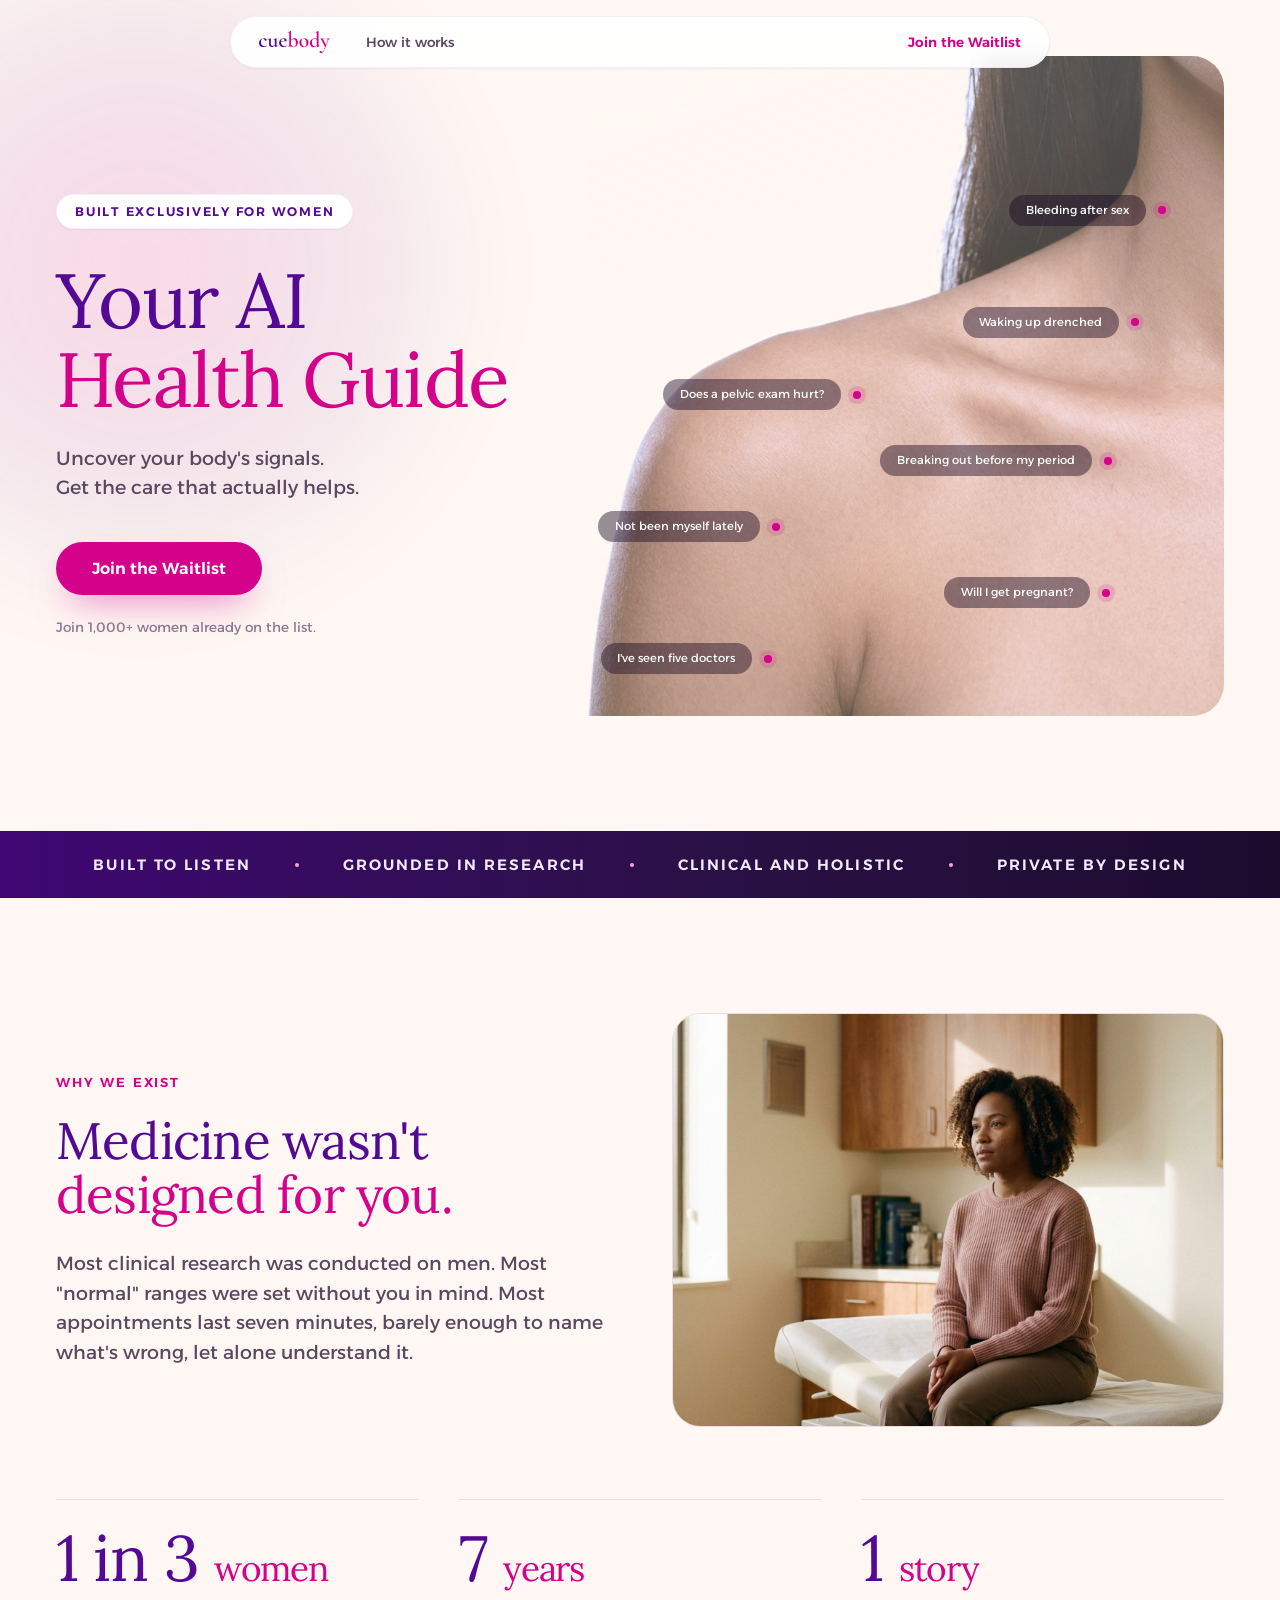
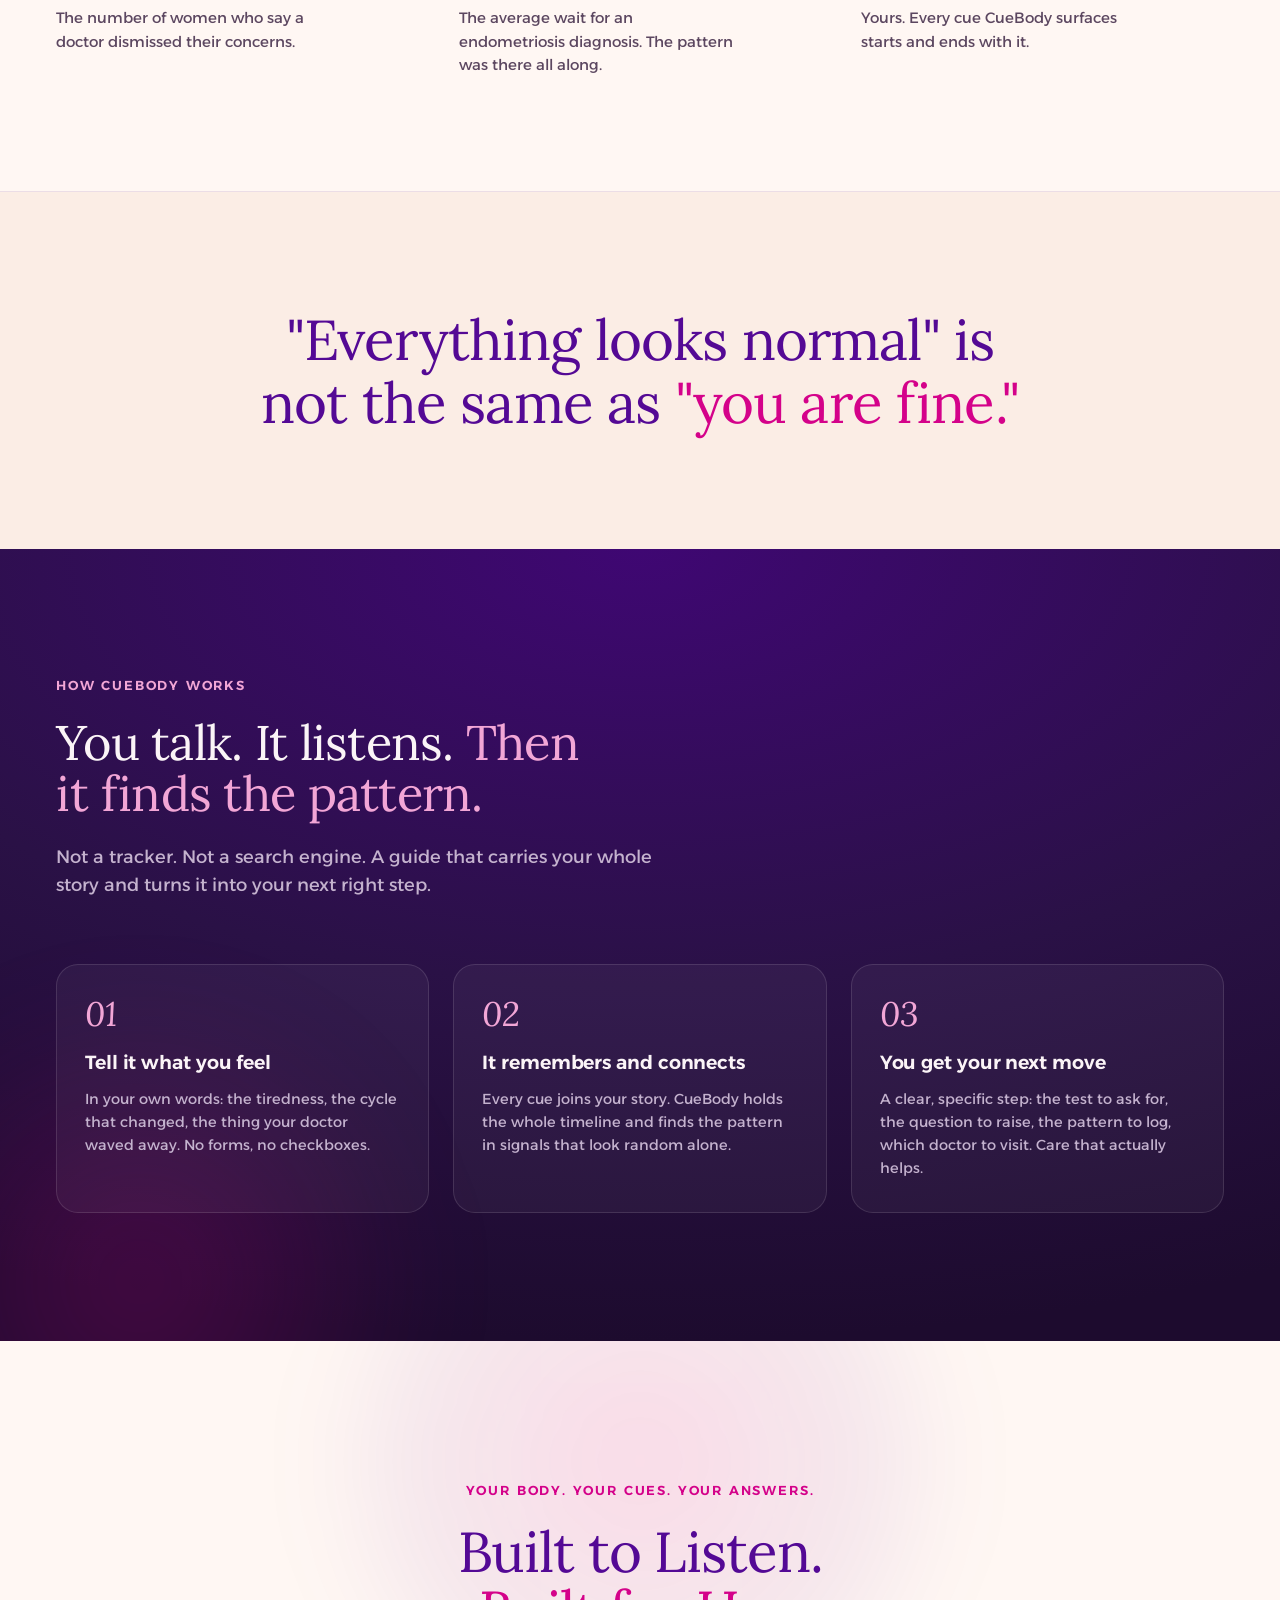
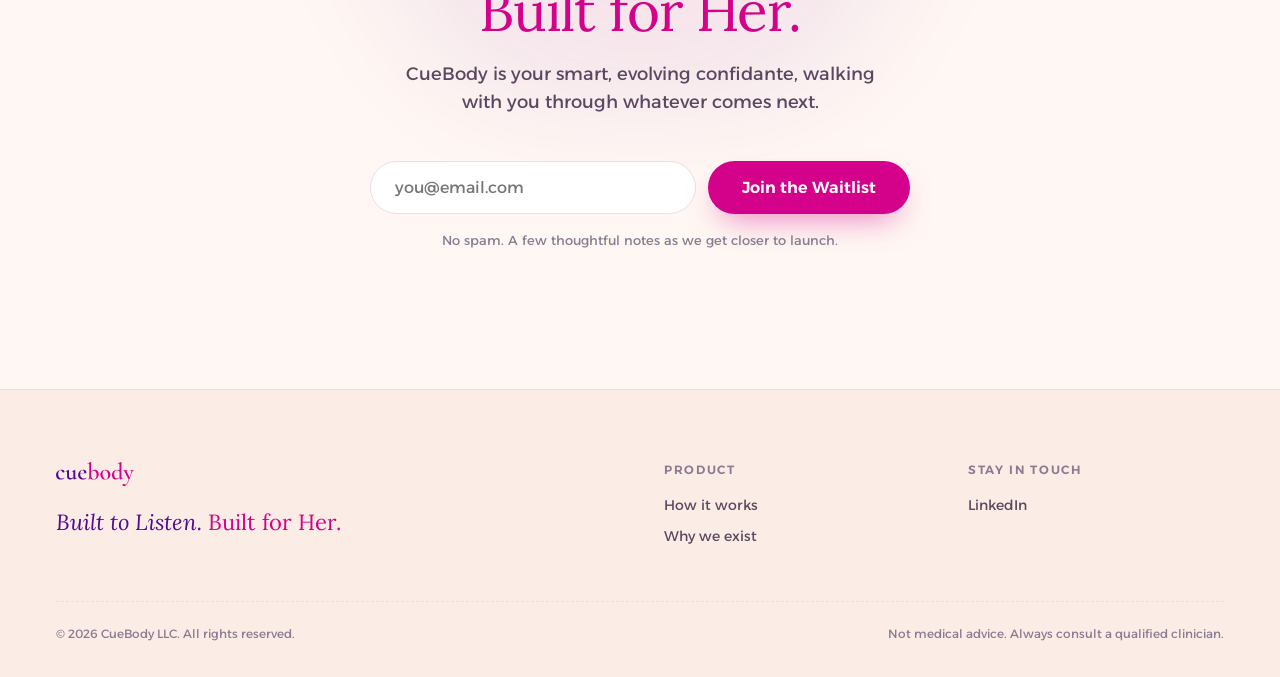
<file: index.html>
<!DOCTYPE html>
<html lang="en">
<head>
<meta charset="utf-8">
<meta name="viewport" content="width=device-width, initial-scale=1">
<title>CueBody — Your AI Health Guide</title>
<meta name="description" content="CueBody is an AI health guide built exclusively for women. Uncover your body's signals and get the care that actually helps.">
<link rel="preconnect" href="https://fonts.googleapis.com">
<link rel="preconnect" href="https://fonts.gstatic.com" crossorigin>
<link rel="stylesheet" href="https://fonts.googleapis.com/css2?family=Lora:ital,wght@0,400..700;1,400..700&family=Alexandria:wght@300..700&display=swap">
<link rel="stylesheet" href="styles.css?v=1">
</head>
<body>

  <!-- ============ HEADER ============ -->
  <header class="site-header">
    <div class="header-bar" id="header-bar">
      <div class="header-left">
        <a class="header-logo" href="#top" data-scroll="top" aria-label="CueBody home">
          <img src="assets/cuebody-logo.svg" alt="CueBody">
        </a>
        <nav class="header-nav">
          <a class="cbLink header-nav-link" href="#how" data-scroll="how">How it works</a>
        </nav>
      </div>
      <a class="cbLink header-cta" href="#waitlist" data-scroll="waitlist">Join the Waitlist</a>
    </div>
  </header>

  <!-- ============ HERO ============ -->
  <section class="hero">
    <div class="hero-glow" aria-hidden="true"></div>
    <div class="cbHeroGrid hero-inner">
      <div class="hero-copy">
        <span class="cbReveal hero-badge">Built Exclusively for Women</span>
        <h1 class="cbReveal hero-title">Your AI<br><span class="accent">Health Guide</span></h1>
        <p class="cbReveal hero-lead">Uncover your body's signals. <br>Get the care that actually helps.</p>
        <button class="cbReveal btn-primary hero-cta" type="button" data-scroll="waitlist">Join the Waitlist</button>
        <p class="hero-waitlist-line">Join 1,000+ women already on the list.</p>
      </div>
      <div class="hero-right">
        <div class="hero-media">
          <img src="assets/hero-woman-toned.png" alt="">
          <div class="hero-fade"></div>
        </div>
        <div class="cue-stack">
          <div class="cue cue-1"><span class="cue-dot"></span><span class="cue-pill">Bleeding after sex</span></div>
          <div class="cue cue-2"><span class="cue-dot"></span><span class="cue-pill">Waking up drenched</span></div>
          <div class="cue cue-3"><span class="cue-dot"></span><span class="cue-pill">Does a pelvic exam hurt?</span></div>
          <div class="cue cue-4"><span class="cue-dot"></span><span class="cue-pill">Breaking out before my period</span></div>
          <div class="cue cue-5"><span class="cue-dot"></span><span class="cue-pill">Not been myself lately</span></div>
          <div class="cue cue-6"><span class="cue-dot"></span><span class="cue-pill">Will I get pregnant?</span></div>
          <div class="cue cue-7"><span class="cue-dot"></span><span class="cue-pill">I've seen five doctors</span></div>
        </div>
      </div>
    </div>
  </section>

  <!-- ============ TRUST BAND ============ -->
  <div class="trust-band">
    <div class="trust-band-inner">
      <span class="trust-item">Built to Listen</span>
      <span class="trust-dot" aria-hidden="true"></span>
      <span class="trust-item">Grounded in Research</span>
      <span class="trust-dot" aria-hidden="true"></span>
      <span class="trust-item">Clinical and Holistic</span>
      <span class="trust-dot" aria-hidden="true"></span>
      <span class="trust-item">Private by Design</span>
    </div>
  </div>

  <!-- ============ WHY WE EXIST ============ -->
  <section id="why" class="why">
    <div class="why-grid">
      <div>
        <p class="eyebrow">Why We Exist</p>
        <h2 class="why-title">Medicine wasn't <span class="accent">designed for you.</span></h2>
        <p class="why-lead">Most clinical research was conducted on men. Most "normal" ranges were set without you in mind. Most appointments last seven minutes, barely enough to name what's wrong, let alone understand it.</p>
      </div>
      <div class="why-image">
        <img src="assets/why-exam-room.png" alt="A woman alone in an exam room">
      </div>
    </div>
    <div class="why-stats">
      <div class="stat">
        <p class="stat-figure">1 in 3&nbsp;<span class="stat-unit">women</span></p>
        <p class="stat-caption">The number of women who say a doctor dismissed their concerns.</p>
      </div>
      <div class="stat">
        <p class="stat-figure">7&nbsp;<span class="stat-unit">years</span></p>
        <p class="stat-caption">The average wait for an endometriosis diagnosis. The pattern was there all along.</p>
      </div>
      <div class="stat">
        <p class="stat-figure">1 <span class="stat-unit">story</span></p>
        <p class="stat-caption">Yours. Every cue CueBody surfaces starts and ends with it.</p>
      </div>
    </div>
  </section>

  <!-- ============ EDITORIAL STATEMENT ============ -->
  <section class="statement">
    <div class="statement-inner">
      <p class="statement-quote">"Everything looks normal" is not the same as <span class="accent">"you are fine."</span></p>
    </div>
  </section>

  <!-- ============ HOW IT WORKS (DARK) ============ -->
  <section id="how" class="how">
    <div class="how-glow" aria-hidden="true"></div>
    <div class="how-inner">
      <div class="how-head">
        <p class="eyebrow eyebrow-light">How CueBody Works</p>
        <h2 class="how-title">You talk. It listens. <span class="accent-light">Then it finds the pattern.</span></h2>
        <p class="how-lead">Not a tracker. Not a search engine. A guide that carries your whole story and turns it into your next right step.</p>
      </div>
      <div class="how-steps">
        <div class="step-card">
          <span class="step-number">01</span>
          <h3 class="step-title">Tell it what you feel</h3>
          <p class="step-body">In your own words: the tiredness, the cycle that changed, the thing your doctor waved away. No forms, no checkboxes.</p>
        </div>
        <div class="step-card">
          <span class="step-number">02</span>
          <h3 class="step-title">It remembers and connects</h3>
          <p class="step-body">Every cue joins your story. CueBody holds the whole timeline and finds the pattern in signals that look random alone.</p>
        </div>
        <div class="step-card">
          <span class="step-number">03</span>
          <h3 class="step-title">You get your next move</h3>
          <p class="step-body">A clear, specific step: the test to ask for, the question to raise, the pattern to log, which doctor to visit. Care that actually helps.</p>
        </div>
      </div>
    </div>
  </section>

  <!-- ============ WAITLIST ============ -->
  <section id="waitlist" class="waitlist">
    <div class="waitlist-glow" aria-hidden="true"></div>
    <div class="waitlist-inner">
      <p class="eyebrow">Your Body. Your Cues. Your Answers.</p>
      <h2 class="waitlist-title">Built to Listen.<br><span class="accent">Built for Her.</span></h2>
      <p class="waitlist-lead">CueBody is your smart, evolving confidante, walking with you through whatever comes next.</p>
      <div class="cbReveal waitlist-success" id="waitlist-success" hidden>
        <span class="success-check" aria-hidden="true">✓</span>
        <span class="success-text">You're on the list. We'll be in touch soon.</span>
      </div>
      <form class="waitlist-form" id="waitlist-form">
        <input class="waitlist-input" id="waitlist-email" type="email" required placeholder="you@email.com" aria-label="Email address">
        <input class="waitlist-honeypot" id="waitlist-honeypot" type="text" name="_honey" tabindex="-1" autocomplete="off" aria-hidden="true">
        <button class="btn-primary waitlist-submit" type="submit">Join the Waitlist</button>
      </form>
      <p class="waitlist-error" id="waitlist-error" hidden>Something went wrong. Please try again in a moment.</p>
      <p class="waitlist-note">No spam. A few thoughtful notes as we get closer to launch.</p>
    </div>
  </section>

  <!-- ============ FOOTER ============ -->
  <footer class="site-footer">
    <div class="footer-inner">
      <div class="footer-grid">
        <div class="footer-brand">
          <img src="assets/cuebody-logo.svg" alt="CueBody">
          <p class="footer-tagline">Built to Listen. <span class="accent">Built for Her.</span></p>
        </div>
        <div>
          <p class="footer-heading">Product</p>
          <ul class="footer-links">
            <li><a class="cbLink" href="#how" data-scroll="how">How it works</a></li>
            <li><a class="cbLink" href="#why" data-scroll="why">Why we exist</a></li>
          </ul>
        </div>
        <div>
          <p class="footer-heading">Stay in Touch</p>
          <ul class="footer-links">
            <li><a class="cbLink" href="https://www.linkedin.com/company/cuebody">LinkedIn</a></li>
          </ul>
        </div>
      </div>
      <div class="footer-bottom">
        <span>© 2026 CueBody LLC. All rights reserved.</span>
        <span>Not medical advice. Always consult a qualified clinician.</span>
      </div>
    </div>
  </footer>

<script src="main.js"></script>
</body>
</html>
</file>
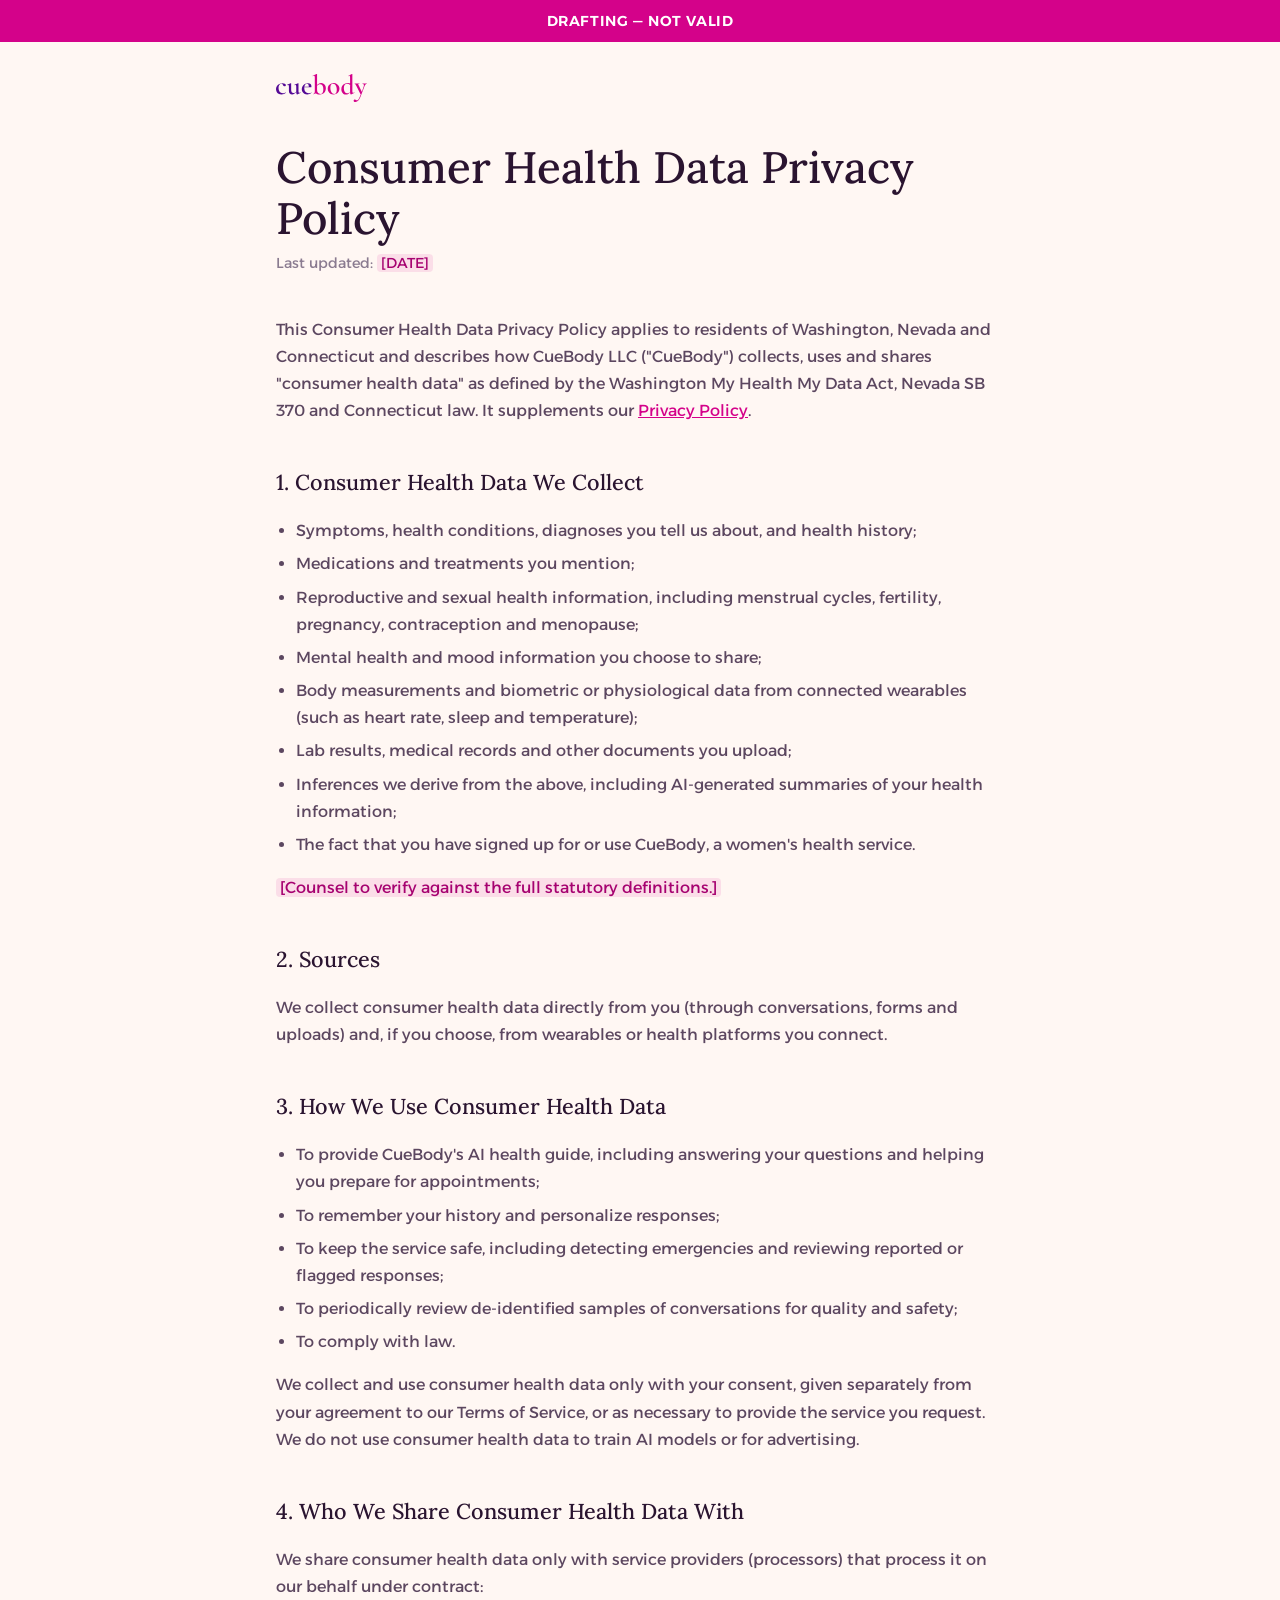
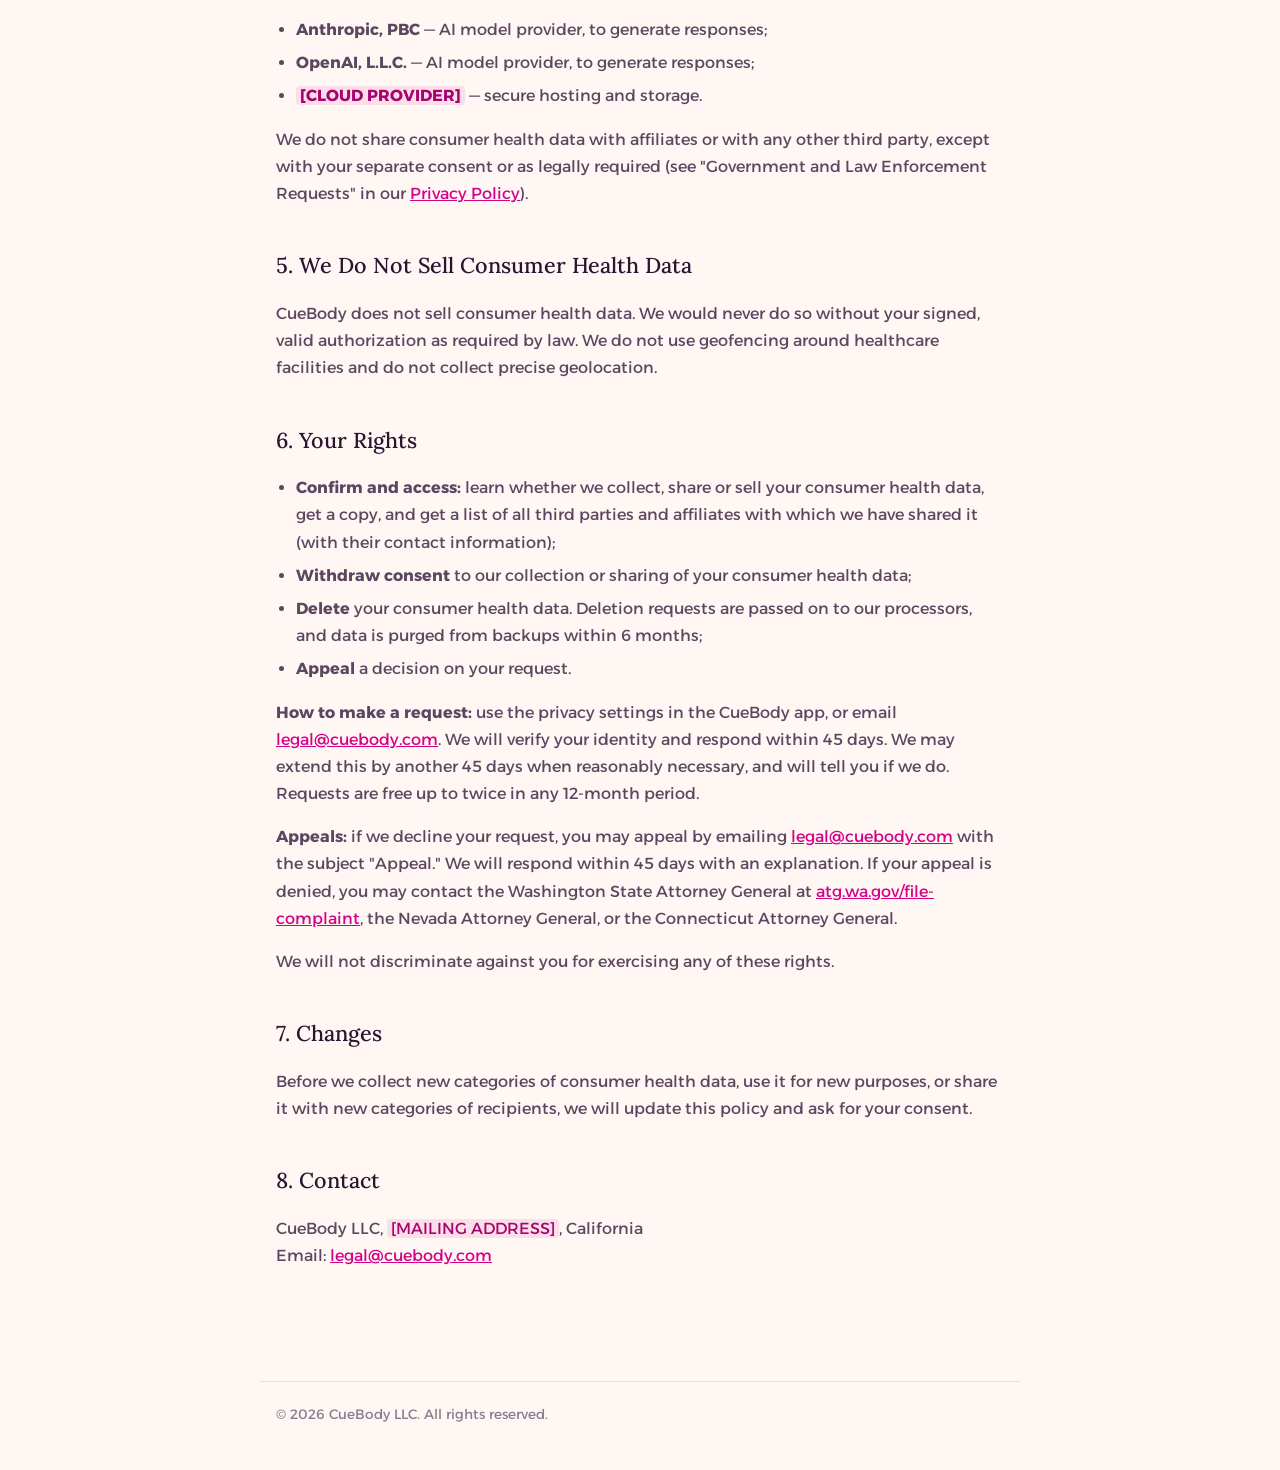
<file: consumer-health-data/index.html>
<!DOCTYPE html>
<html lang="en">
<head>
<meta charset="utf-8">
<meta name="viewport" content="width=device-width, initial-scale=1">
<meta name="robots" content="noindex, nofollow">
<title>Consumer Health Data Privacy Policy — CueBody</title>
<link rel="preconnect" href="https://fonts.googleapis.com">
<link rel="preconnect" href="https://fonts.gstatic.com" crossorigin>
<link rel="stylesheet" href="https://fonts.googleapis.com/css2?family=Lora:ital,wght@0,400..700;1,400..700&family=Alexandria:wght@300..700&display=swap">
<link rel="stylesheet" href="/styles.css?v=1">
<link rel="stylesheet" href="/legal.css?v=2">
</head>
<body>

  <div class="draft-banner" role="note">Drafting — not valid</div>

  <header class="legal-header">
    <a href="/" aria-label="CueBody home"><img src="/assets/cuebody-logo.svg" alt="CueBody"></a>
  </header>

  <main class="legal">
    <h1>Consumer Health Data Privacy Policy</h1>
    <p class="legal-meta">Last updated: <span class="placeholder">[DATE]</span></p>

    <p>This Consumer Health Data Privacy Policy applies to residents of Washington, Nevada and Connecticut and describes how CueBody LLC ("CueBody") collects, uses and shares "consumer health data" as defined by the Washington My Health My Data Act, Nevada SB 370 and Connecticut law. It supplements our <a href="/privacy">Privacy Policy</a>.</p>

    <h2>1. Consumer Health Data We Collect</h2>
    <ul>
      <li>Symptoms, health conditions, diagnoses you tell us about, and health history;</li>
      <li>Medications and treatments you mention;</li>
      <li>Reproductive and sexual health information, including menstrual cycles, fertility, pregnancy, contraception and menopause;</li>
      <li>Mental health and mood information you choose to share;</li>
      <li>Body measurements and biometric or physiological data from connected wearables (such as heart rate, sleep and temperature);</li>
      <li>Lab results, medical records and other documents you upload;</li>
      <li>Inferences we derive from the above, including AI-generated summaries of your health information;</li>
      <li>The fact that you have signed up for or use CueBody, a women's health service.</li>
    </ul>
    <p><span class="placeholder">[Counsel to verify against the full statutory definitions.]</span></p>

    <h2>2. Sources</h2>
    <p>We collect consumer health data directly from you (through conversations, forms and uploads) and, if you choose, from wearables or health platforms you connect.</p>

    <h2>3. How We Use Consumer Health Data</h2>
    <ul>
      <li>To provide CueBody's AI health guide, including answering your questions and helping you prepare for appointments;</li>
      <li>To remember your history and personalize responses;</li>
      <li>To keep the service safe, including detecting emergencies and reviewing reported or flagged responses;</li>
      <li>To periodically review de-identified samples of conversations for quality and safety;</li>
      <li>To comply with law.</li>
    </ul>
    <p>We collect and use consumer health data only with your consent, given separately from your agreement to our Terms of Service, or as necessary to provide the service you request. We do not use consumer health data to train AI models or for advertising.</p>

    <h2>4. Who We Share Consumer Health Data With</h2>
    <p>We share consumer health data only with service providers (processors) that process it on our behalf under contract:</p>
    <ul>
      <li><strong>Anthropic, PBC</strong> — AI model provider, to generate responses;</li>
      <li><strong>OpenAI, L.L.C.</strong> — AI model provider, to generate responses;</li>
      <li><strong><span class="placeholder">[CLOUD PROVIDER]</span></strong> — secure hosting and storage.</li>
    </ul>
    <p>We do not share consumer health data with affiliates or with any other third party, except with your separate consent or as legally required (see "Government and Law Enforcement Requests" in our <a href="/privacy">Privacy Policy</a>).</p>

    <h2>5. We Do Not Sell Consumer Health Data</h2>
    <p>CueBody does not sell consumer health data. We would never do so without your signed, valid authorization as required by law. We do not use geofencing around healthcare facilities and do not collect precise geolocation.</p>

    <h2>6. Your Rights</h2>
    <ul>
      <li><strong>Confirm and access:</strong> learn whether we collect, share or sell your consumer health data, get a copy, and get a list of all third parties and affiliates with which we have shared it (with their contact information);</li>
      <li><strong>Withdraw consent</strong> to our collection or sharing of your consumer health data;</li>
      <li><strong>Delete</strong> your consumer health data. Deletion requests are passed on to our processors, and data is purged from backups within 6 months;</li>
      <li><strong>Appeal</strong> a decision on your request.</li>
    </ul>
    <p><strong>How to make a request:</strong> use the privacy settings in the CueBody app, or email <a href="mailto:legal@cuebody.com">legal@cuebody.com</a>. We will verify your identity and respond within 45 days. We may extend this by another 45 days when reasonably necessary, and will tell you if we do. Requests are free up to twice in any 12-month period.</p>
    <p><strong>Appeals:</strong> if we decline your request, you may appeal by emailing <a href="mailto:legal@cuebody.com">legal@cuebody.com</a> with the subject "Appeal." We will respond within 45 days with an explanation. If your appeal is denied, you may contact the Washington State Attorney General at <a href="https://www.atg.wa.gov/file-complaint" rel="noopener">atg.wa.gov/file-complaint</a>, the Nevada Attorney General, or the Connecticut Attorney General.</p>
    <p>We will not discriminate against you for exercising any of these rights.</p>

    <h2>7. Changes</h2>
    <p>Before we collect new categories of consumer health data, use it for new purposes, or share it with new categories of recipients, we will update this policy and ask for your consent.</p>

    <h2>8. Contact</h2>
    <p>CueBody LLC, <span class="placeholder">[MAILING ADDRESS]</span>, California<br>Email: <a href="mailto:legal@cuebody.com">legal@cuebody.com</a></p>
  </main>

  <footer class="legal-footer">© 2026 CueBody LLC. All rights reserved.</footer>

</body>
</html>
</file>
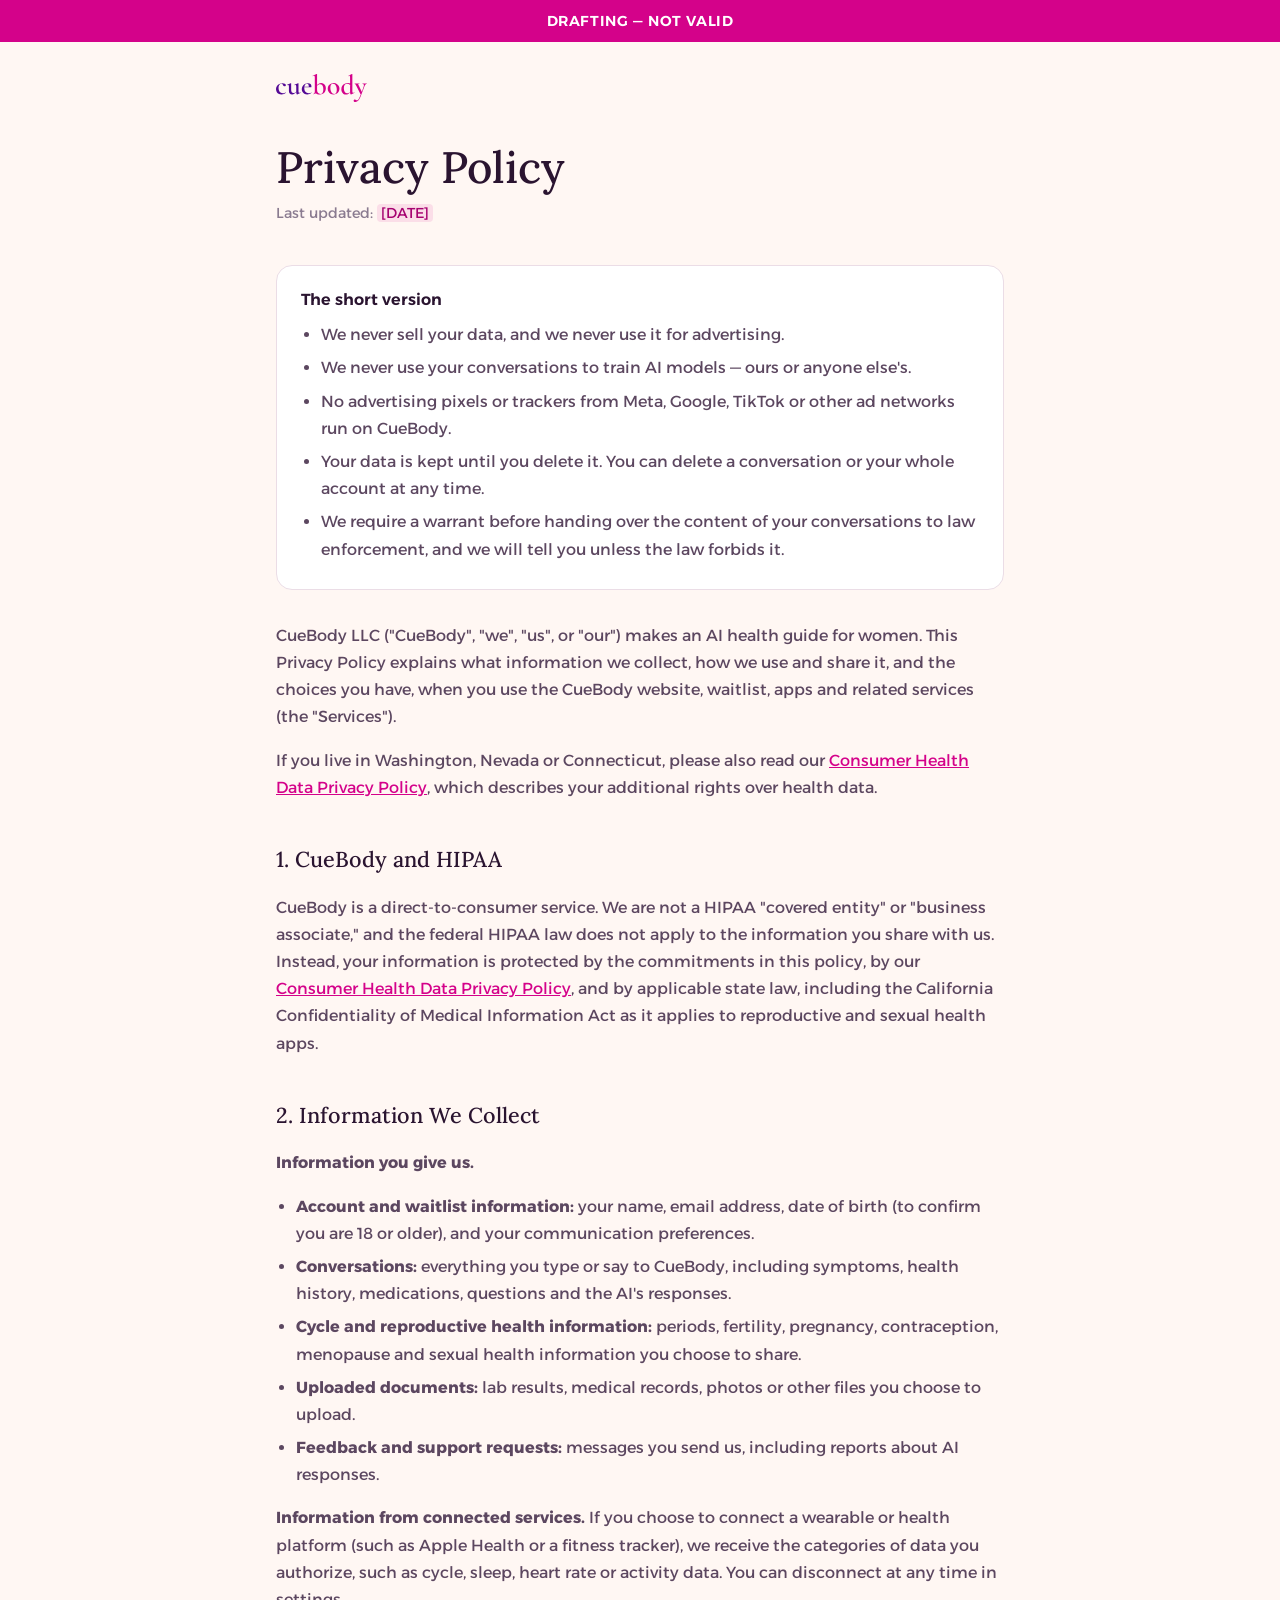
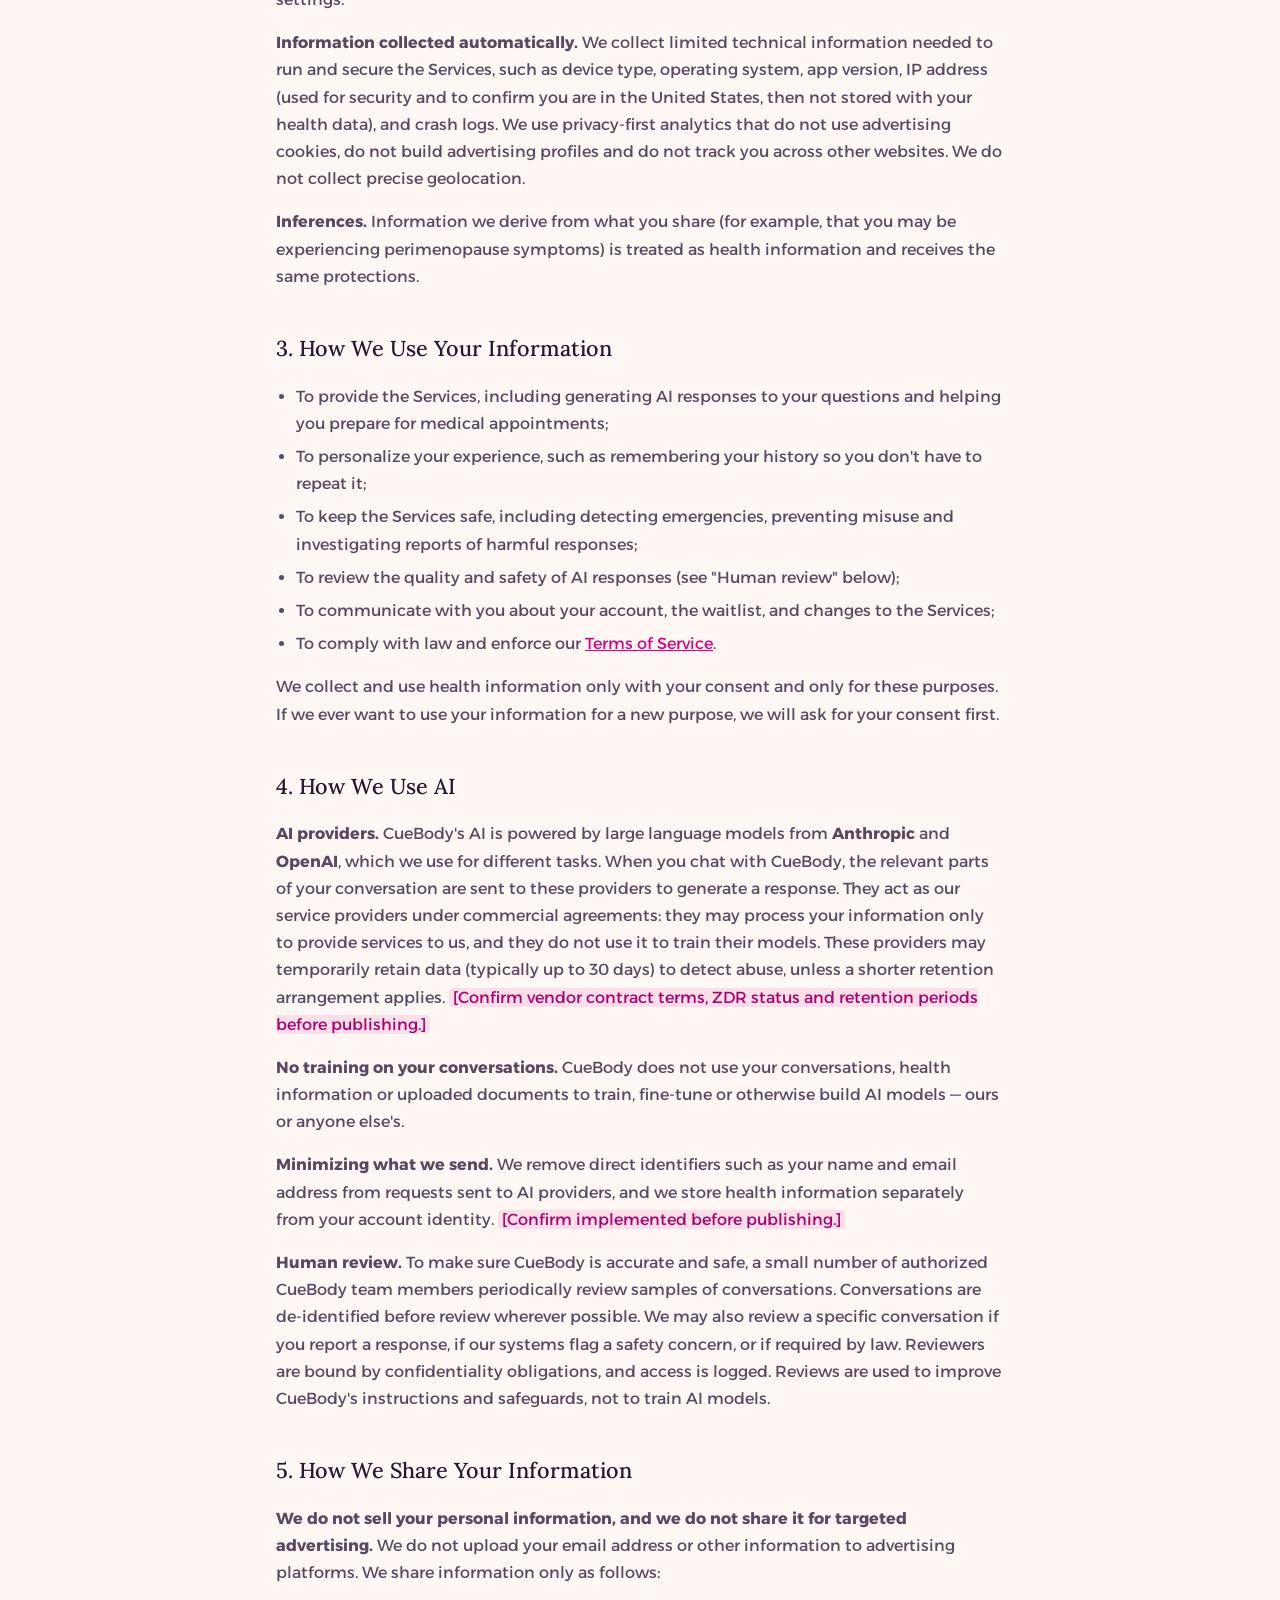
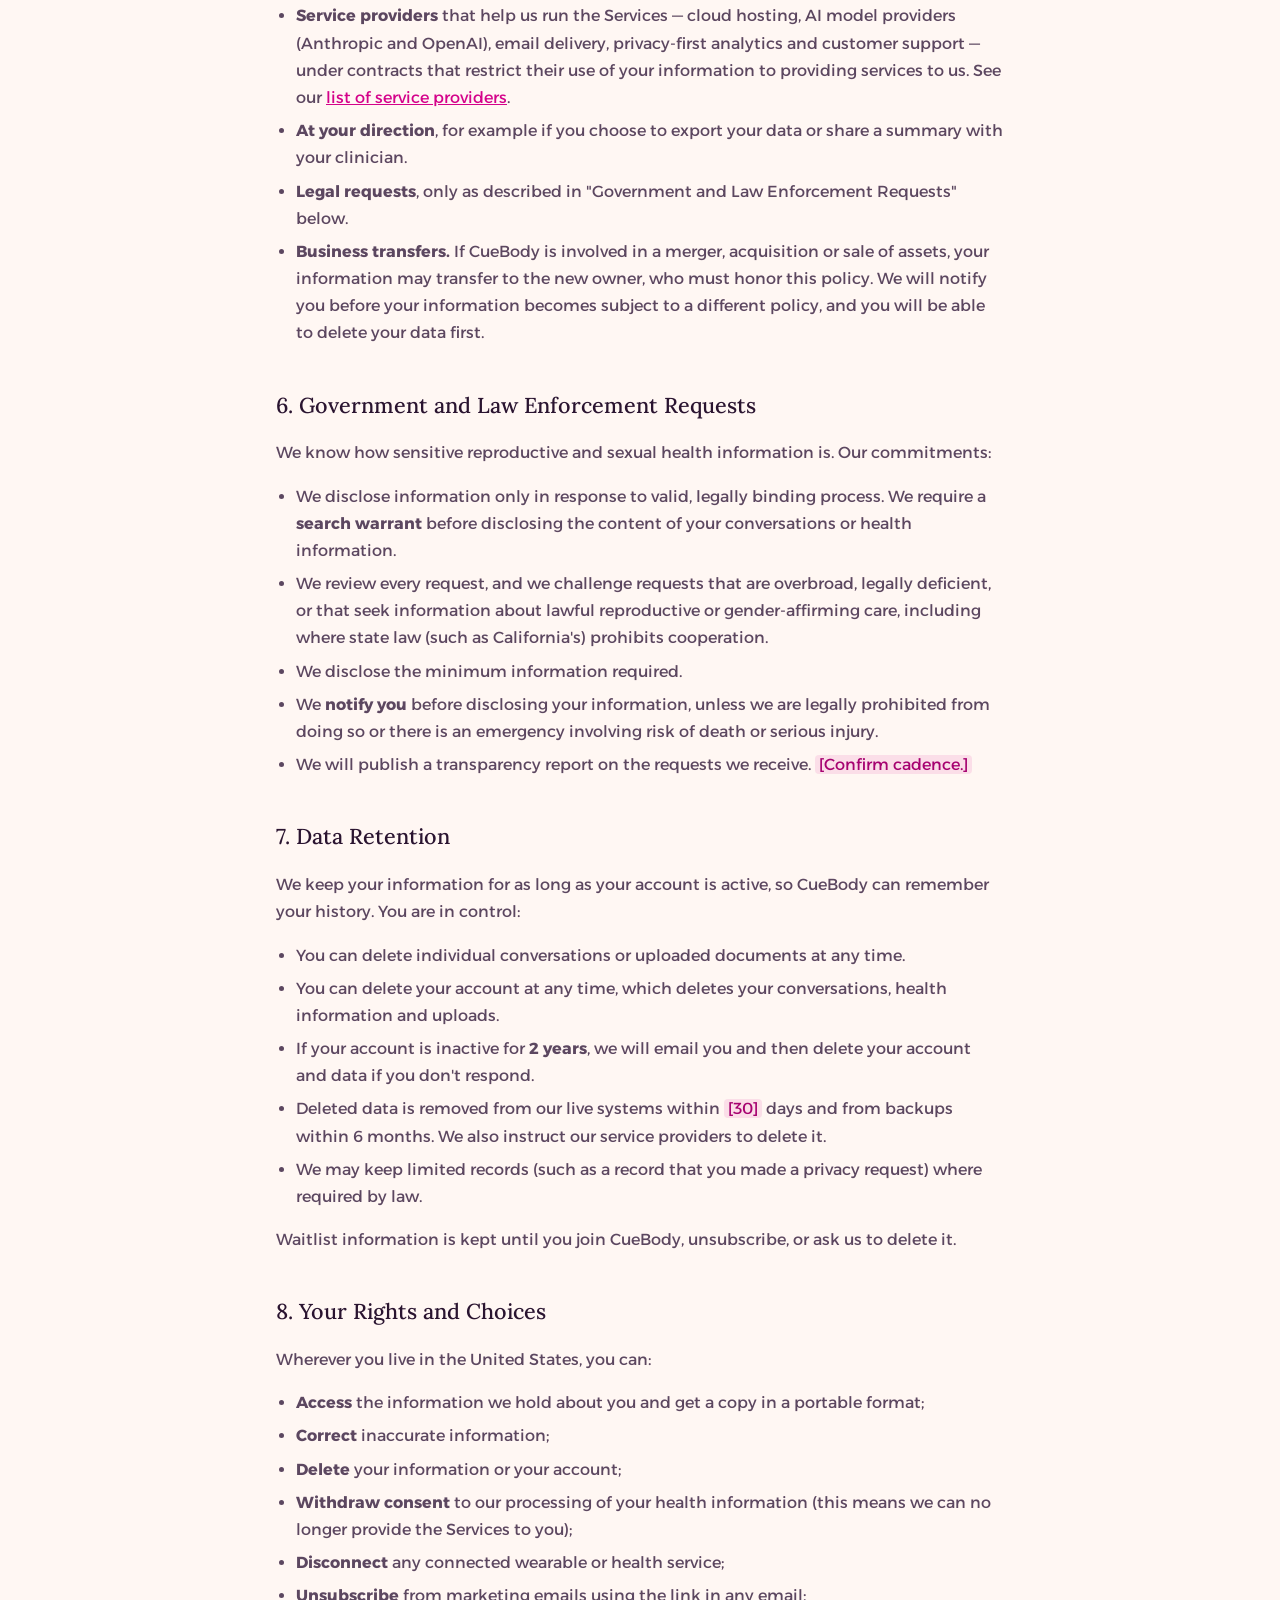
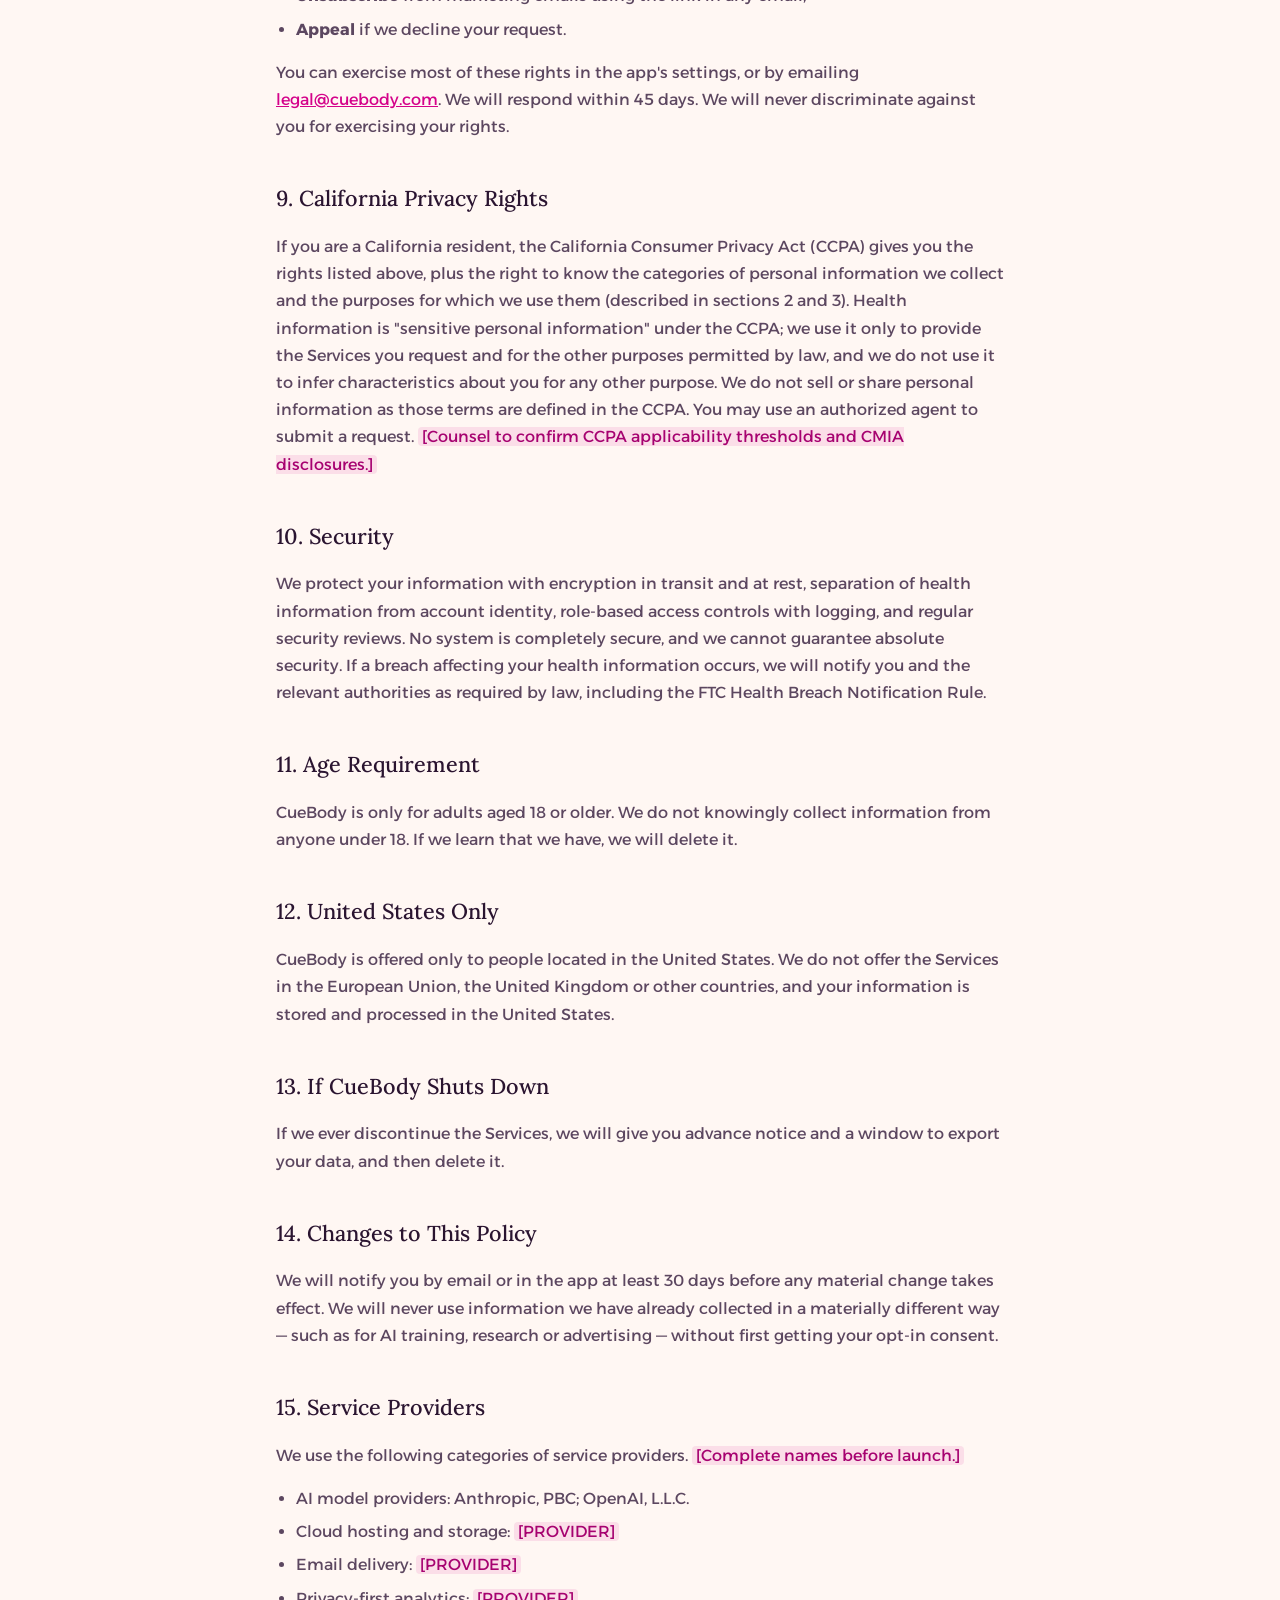
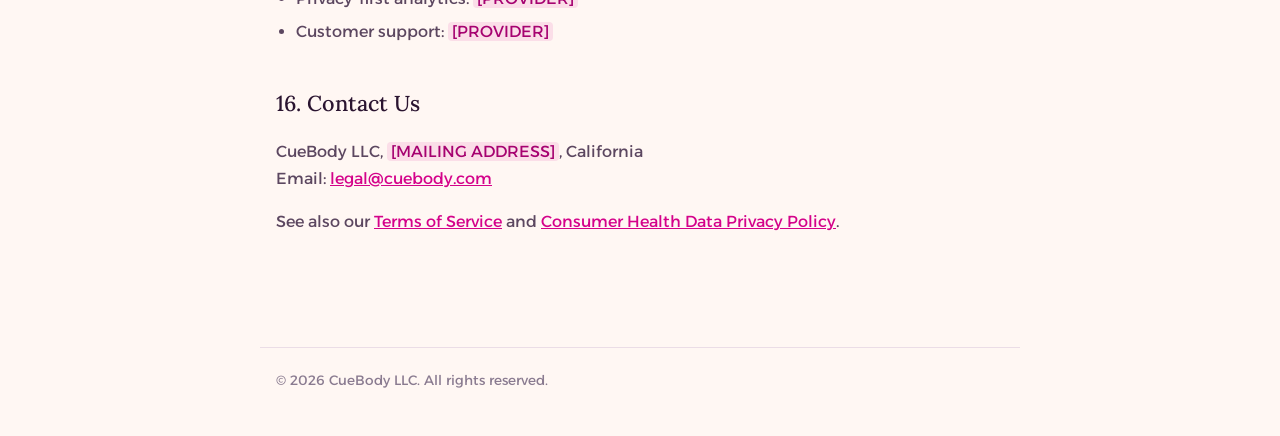
<file: privacy/index.html>
<!DOCTYPE html>
<html lang="en">
<head>
<meta charset="utf-8">
<meta name="viewport" content="width=device-width, initial-scale=1">
<meta name="robots" content="noindex, nofollow">
<title>Privacy Policy — CueBody</title>
<link rel="preconnect" href="https://fonts.googleapis.com">
<link rel="preconnect" href="https://fonts.gstatic.com" crossorigin>
<link rel="stylesheet" href="https://fonts.googleapis.com/css2?family=Lora:ital,wght@0,400..700;1,400..700&family=Alexandria:wght@300..700&display=swap">
<link rel="stylesheet" href="/styles.css?v=1">
<link rel="stylesheet" href="/legal.css?v=2">
</head>
<body>

  <div class="draft-banner" role="note">Drafting — not valid</div>

  <header class="legal-header">
    <a href="/" aria-label="CueBody home"><img src="/assets/cuebody-logo.svg" alt="CueBody"></a>
  </header>

  <main class="legal">
    <h1>Privacy Policy</h1>
    <p class="legal-meta">Last updated: <span class="placeholder">[DATE]</span></p>

    <div class="legal-summary">
      <p class="legal-summary-title">The short version</p>
      <ul>
        <li>We never sell your data, and we never use it for advertising.</li>
        <li>We never use your conversations to train AI models — ours or anyone else's.</li>
        <li>No advertising pixels or trackers from Meta, Google, TikTok or other ad networks run on CueBody.</li>
        <li>Your data is kept until you delete it. You can delete a conversation or your whole account at any time.</li>
        <li>We require a warrant before handing over the content of your conversations to law enforcement, and we will tell you unless the law forbids it.</li>
      </ul>
    </div>

    <p>CueBody LLC ("CueBody", "we", "us", or "our") makes an AI health guide for women. This Privacy Policy explains what information we collect, how we use and share it, and the choices you have, when you use the CueBody website, waitlist, apps and related services (the "Services").</p>
    <p>If you live in Washington, Nevada or Connecticut, please also read our <a href="/consumer-health-data">Consumer Health Data Privacy Policy</a>, which describes your additional rights over health data.</p>

    <h2>1. CueBody and HIPAA</h2>
    <p>CueBody is a direct-to-consumer service. We are not a HIPAA "covered entity" or "business associate," and the federal HIPAA law does not apply to the information you share with us. Instead, your information is protected by the commitments in this policy, by our <a href="/consumer-health-data">Consumer Health Data Privacy Policy</a>, and by applicable state law, including the California Confidentiality of Medical Information Act as it applies to reproductive and sexual health apps.</p>

    <h2>2. Information We Collect</h2>
    <p><strong>Information you give us.</strong></p>
    <ul>
      <li><strong>Account and waitlist information:</strong> your name, email address, date of birth (to confirm you are 18 or older), and your communication preferences.</li>
      <li><strong>Conversations:</strong> everything you type or say to CueBody, including symptoms, health history, medications, questions and the AI's responses.</li>
      <li><strong>Cycle and reproductive health information:</strong> periods, fertility, pregnancy, contraception, menopause and sexual health information you choose to share.</li>
      <li><strong>Uploaded documents:</strong> lab results, medical records, photos or other files you choose to upload.</li>
      <li><strong>Feedback and support requests:</strong> messages you send us, including reports about AI responses.</li>
    </ul>
    <p><strong>Information from connected services.</strong> If you choose to connect a wearable or health platform (such as Apple Health or a fitness tracker), we receive the categories of data you authorize, such as cycle, sleep, heart rate or activity data. You can disconnect at any time in settings.</p>
    <p><strong>Information collected automatically.</strong> We collect limited technical information needed to run and secure the Services, such as device type, operating system, app version, IP address (used for security and to confirm you are in the United States, then not stored with your health data), and crash logs. We use privacy-first analytics that do not use advertising cookies, do not build advertising profiles and do not track you across other websites. We do not collect precise geolocation.</p>
    <p><strong>Inferences.</strong> Information we derive from what you share (for example, that you may be experiencing perimenopause symptoms) is treated as health information and receives the same protections.</p>

    <h2>3. How We Use Your Information</h2>
    <ul>
      <li>To provide the Services, including generating AI responses to your questions and helping you prepare for medical appointments;</li>
      <li>To personalize your experience, such as remembering your history so you don't have to repeat it;</li>
      <li>To keep the Services safe, including detecting emergencies, preventing misuse and investigating reports of harmful responses;</li>
      <li>To review the quality and safety of AI responses (see "Human review" below);</li>
      <li>To communicate with you about your account, the waitlist, and changes to the Services;</li>
      <li>To comply with law and enforce our <a href="/terms">Terms of Service</a>.</li>
    </ul>
    <p>We collect and use health information only with your consent and only for these purposes. If we ever want to use your information for a new purpose, we will ask for your consent first.</p>

    <h2>4. How We Use AI</h2>
    <p><strong>AI providers.</strong> CueBody's AI is powered by large language models from <strong>Anthropic</strong> and <strong>OpenAI</strong>, which we use for different tasks. When you chat with CueBody, the relevant parts of your conversation are sent to these providers to generate a response. They act as our service providers under commercial agreements: they may process your information only to provide services to us, and they do not use it to train their models. These providers may temporarily retain data (typically up to 30 days) to detect abuse, unless a shorter retention arrangement applies. <span class="placeholder">[Confirm vendor contract terms, ZDR status and retention periods before publishing.]</span></p>
    <p><strong>No training on your conversations.</strong> CueBody does not use your conversations, health information or uploaded documents to train, fine-tune or otherwise build AI models — ours or anyone else's.</p>
    <p><strong>Minimizing what we send.</strong> We remove direct identifiers such as your name and email address from requests sent to AI providers, and we store health information separately from your account identity. <span class="placeholder">[Confirm implemented before publishing.]</span></p>
    <p><strong>Human review.</strong> To make sure CueBody is accurate and safe, a small number of authorized CueBody team members periodically review samples of conversations. Conversations are de-identified before review wherever possible. We may also review a specific conversation if you report a response, if our systems flag a safety concern, or if required by law. Reviewers are bound by confidentiality obligations, and access is logged. Reviews are used to improve CueBody's instructions and safeguards, not to train AI models.</p>

    <h2>5. How We Share Your Information</h2>
    <p><strong>We do not sell your personal information, and we do not share it for targeted advertising.</strong> We do not upload your email address or other information to advertising platforms. We share information only as follows:</p>
    <ul>
      <li><strong>Service providers</strong> that help us run the Services — cloud hosting, AI model providers (Anthropic and OpenAI), email delivery, privacy-first analytics and customer support — under contracts that restrict their use of your information to providing services to us. See our <a href="#subprocessors">list of service providers</a>.</li>
      <li><strong>At your direction</strong>, for example if you choose to export your data or share a summary with your clinician.</li>
      <li><strong>Legal requests</strong>, only as described in "Government and Law Enforcement Requests" below.</li>
      <li><strong>Business transfers.</strong> If CueBody is involved in a merger, acquisition or sale of assets, your information may transfer to the new owner, who must honor this policy. We will notify you before your information becomes subject to a different policy, and you will be able to delete your data first.</li>
    </ul>

    <h2>6. Government and Law Enforcement Requests</h2>
    <p>We know how sensitive reproductive and sexual health information is. Our commitments:</p>
    <ul>
      <li>We disclose information only in response to valid, legally binding process. We require a <strong>search warrant</strong> before disclosing the content of your conversations or health information.</li>
      <li>We review every request, and we challenge requests that are overbroad, legally deficient, or that seek information about lawful reproductive or gender-affirming care, including where state law (such as California's) prohibits cooperation.</li>
      <li>We disclose the minimum information required.</li>
      <li>We <strong>notify you</strong> before disclosing your information, unless we are legally prohibited from doing so or there is an emergency involving risk of death or serious injury.</li>
      <li>We will publish a transparency report on the requests we receive. <span class="placeholder">[Confirm cadence.]</span></li>
    </ul>

    <h2>7. Data Retention</h2>
    <p>We keep your information for as long as your account is active, so CueBody can remember your history. You are in control:</p>
    <ul>
      <li>You can delete individual conversations or uploaded documents at any time.</li>
      <li>You can delete your account at any time, which deletes your conversations, health information and uploads.</li>
      <li>If your account is inactive for <strong>2 years</strong>, we will email you and then delete your account and data if you don't respond.</li>
      <li>Deleted data is removed from our live systems within <span class="placeholder">[30]</span> days and from backups within 6 months. We also instruct our service providers to delete it.</li>
      <li>We may keep limited records (such as a record that you made a privacy request) where required by law.</li>
    </ul>
    <p>Waitlist information is kept until you join CueBody, unsubscribe, or ask us to delete it.</p>

    <h2>8. Your Rights and Choices</h2>
    <p>Wherever you live in the United States, you can:</p>
    <ul>
      <li><strong>Access</strong> the information we hold about you and get a copy in a portable format;</li>
      <li><strong>Correct</strong> inaccurate information;</li>
      <li><strong>Delete</strong> your information or your account;</li>
      <li><strong>Withdraw consent</strong> to our processing of your health information (this means we can no longer provide the Services to you);</li>
      <li><strong>Disconnect</strong> any connected wearable or health service;</li>
      <li><strong>Unsubscribe</strong> from marketing emails using the link in any email;</li>
      <li><strong>Appeal</strong> if we decline your request.</li>
    </ul>
    <p>You can exercise most of these rights in the app's settings, or by emailing <a href="mailto:legal@cuebody.com">legal@cuebody.com</a>. We will respond within 45 days. We will never discriminate against you for exercising your rights.</p>

    <h2>9. California Privacy Rights</h2>
    <p>If you are a California resident, the California Consumer Privacy Act (CCPA) gives you the rights listed above, plus the right to know the categories of personal information we collect and the purposes for which we use them (described in sections 2 and 3). Health information is "sensitive personal information" under the CCPA; we use it only to provide the Services you request and for the other purposes permitted by law, and we do not use it to infer characteristics about you for any other purpose. We do not sell or share personal information as those terms are defined in the CCPA. You may use an authorized agent to submit a request. <span class="placeholder">[Counsel to confirm CCPA applicability thresholds and CMIA disclosures.]</span></p>

    <h2>10. Security</h2>
    <p>We protect your information with encryption in transit and at rest, separation of health information from account identity, role-based access controls with logging, and regular security reviews. No system is completely secure, and we cannot guarantee absolute security. If a breach affecting your health information occurs, we will notify you and the relevant authorities as required by law, including the FTC Health Breach Notification Rule.</p>

    <h2>11. Age Requirement</h2>
    <p>CueBody is only for adults aged 18 or older. We do not knowingly collect information from anyone under 18. If we learn that we have, we will delete it.</p>

    <h2>12. United States Only</h2>
    <p>CueBody is offered only to people located in the United States. We do not offer the Services in the European Union, the United Kingdom or other countries, and your information is stored and processed in the United States.</p>

    <h2>13. If CueBody Shuts Down</h2>
    <p>If we ever discontinue the Services, we will give you advance notice and a window to export your data, and then delete it.</p>

    <h2>14. Changes to This Policy</h2>
    <p>We will notify you by email or in the app at least 30 days before any material change takes effect. We will never use information we have already collected in a materially different way — such as for AI training, research or advertising — without first getting your opt-in consent.</p>

    <h2 id="subprocessors">15. Service Providers</h2>
    <p>We use the following categories of service providers. <span class="placeholder">[Complete names before launch.]</span></p>
    <ul>
      <li>AI model providers: Anthropic, PBC; OpenAI, L.L.C.</li>
      <li>Cloud hosting and storage: <span class="placeholder">[PROVIDER]</span></li>
      <li>Email delivery: <span class="placeholder">[PROVIDER]</span></li>
      <li>Privacy-first analytics: <span class="placeholder">[PROVIDER]</span></li>
      <li>Customer support: <span class="placeholder">[PROVIDER]</span></li>
    </ul>

    <h2>16. Contact Us</h2>
    <p>CueBody LLC, <span class="placeholder">[MAILING ADDRESS]</span>, California<br>Email: <a href="mailto:legal@cuebody.com">legal@cuebody.com</a></p>
    <p>See also our <a href="/terms">Terms of Service</a> and <a href="/consumer-health-data">Consumer Health Data Privacy Policy</a>.</p>
  </main>

  <footer class="legal-footer">© 2026 CueBody LLC. All rights reserved.</footer>

</body>
</html>
</file>
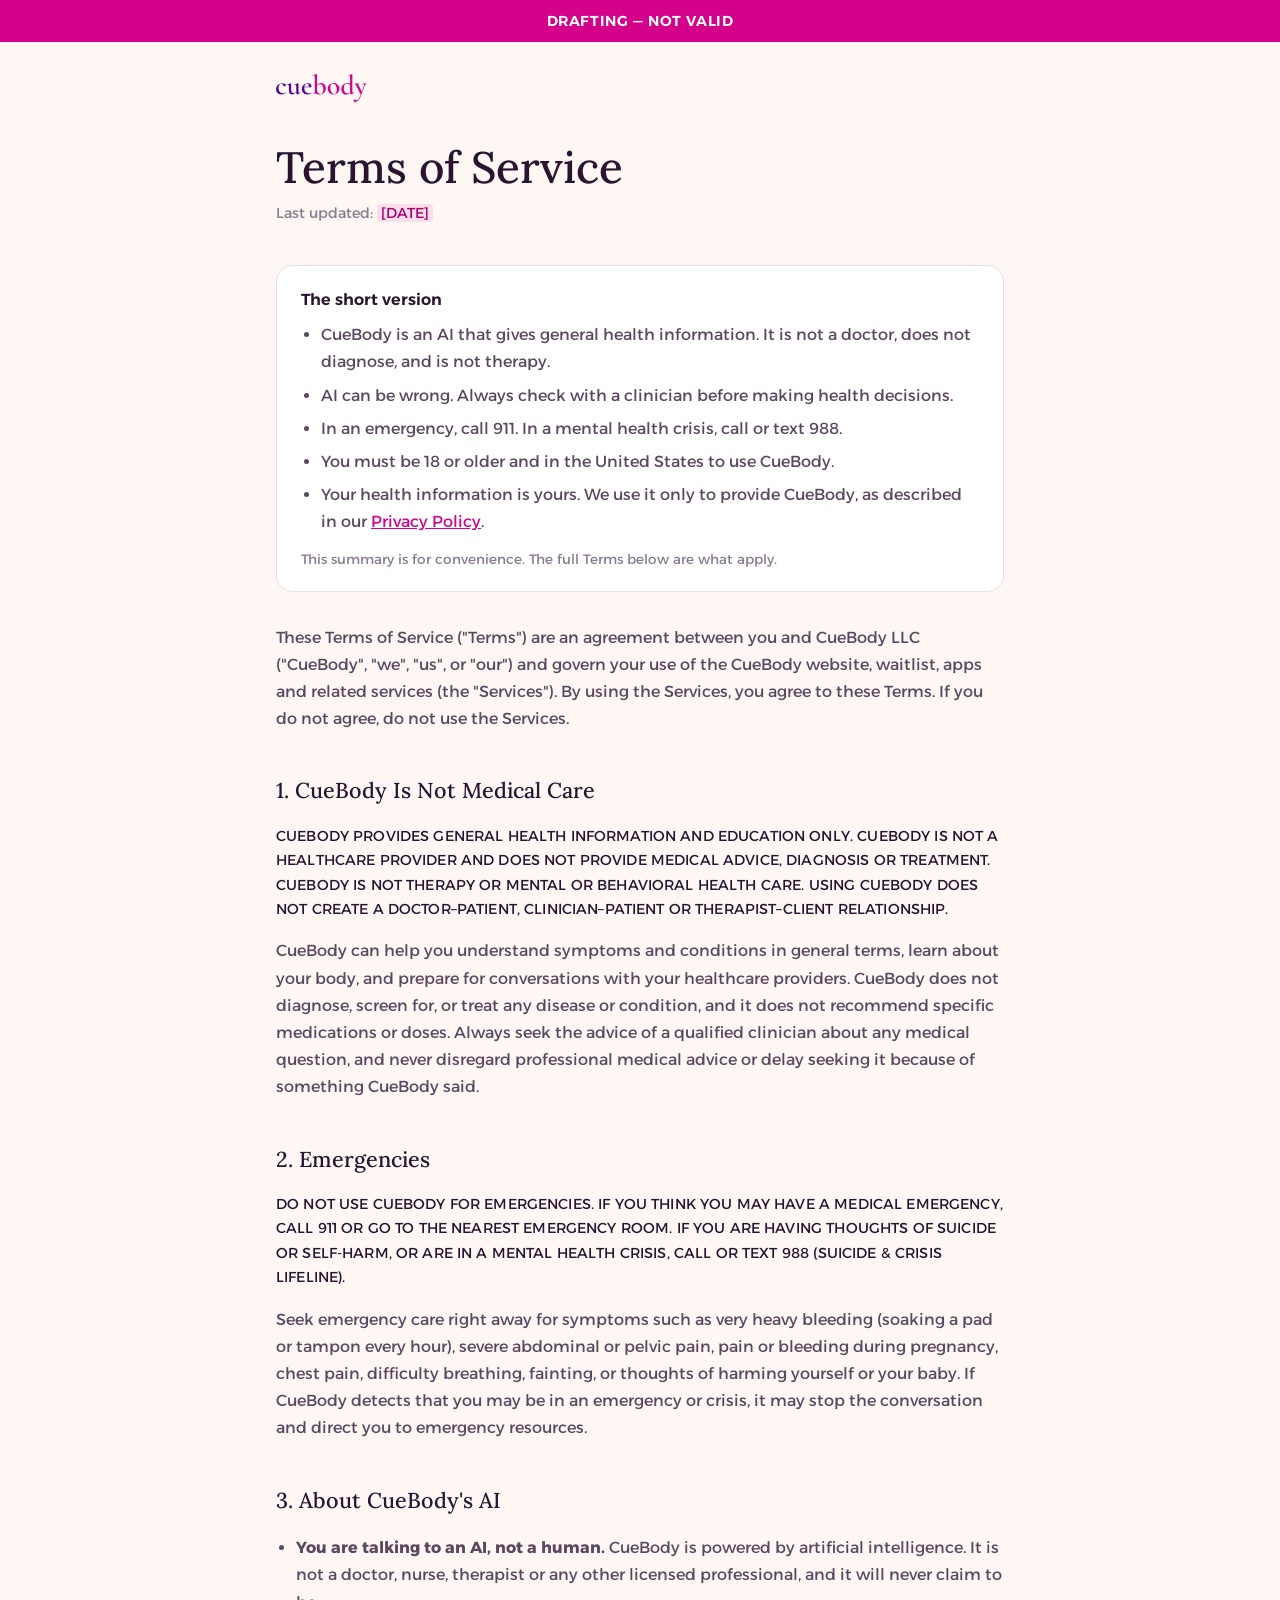
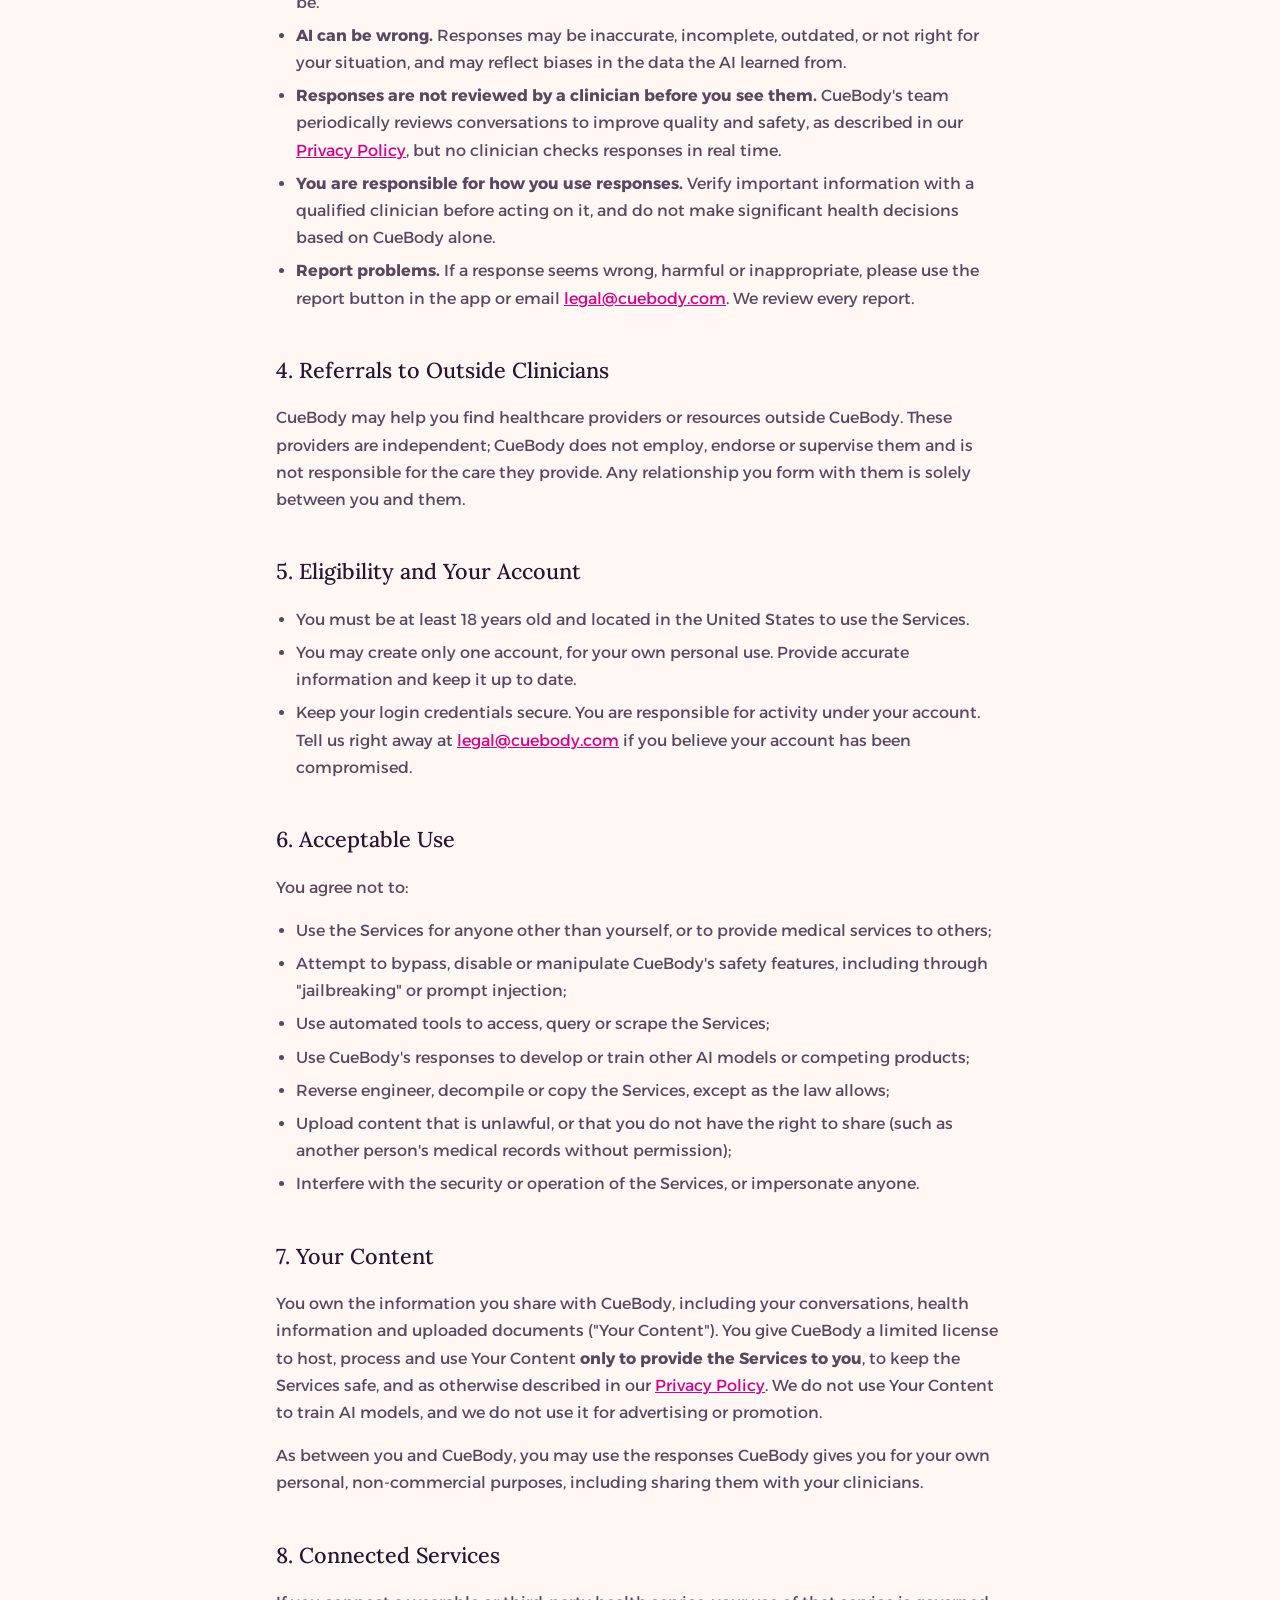
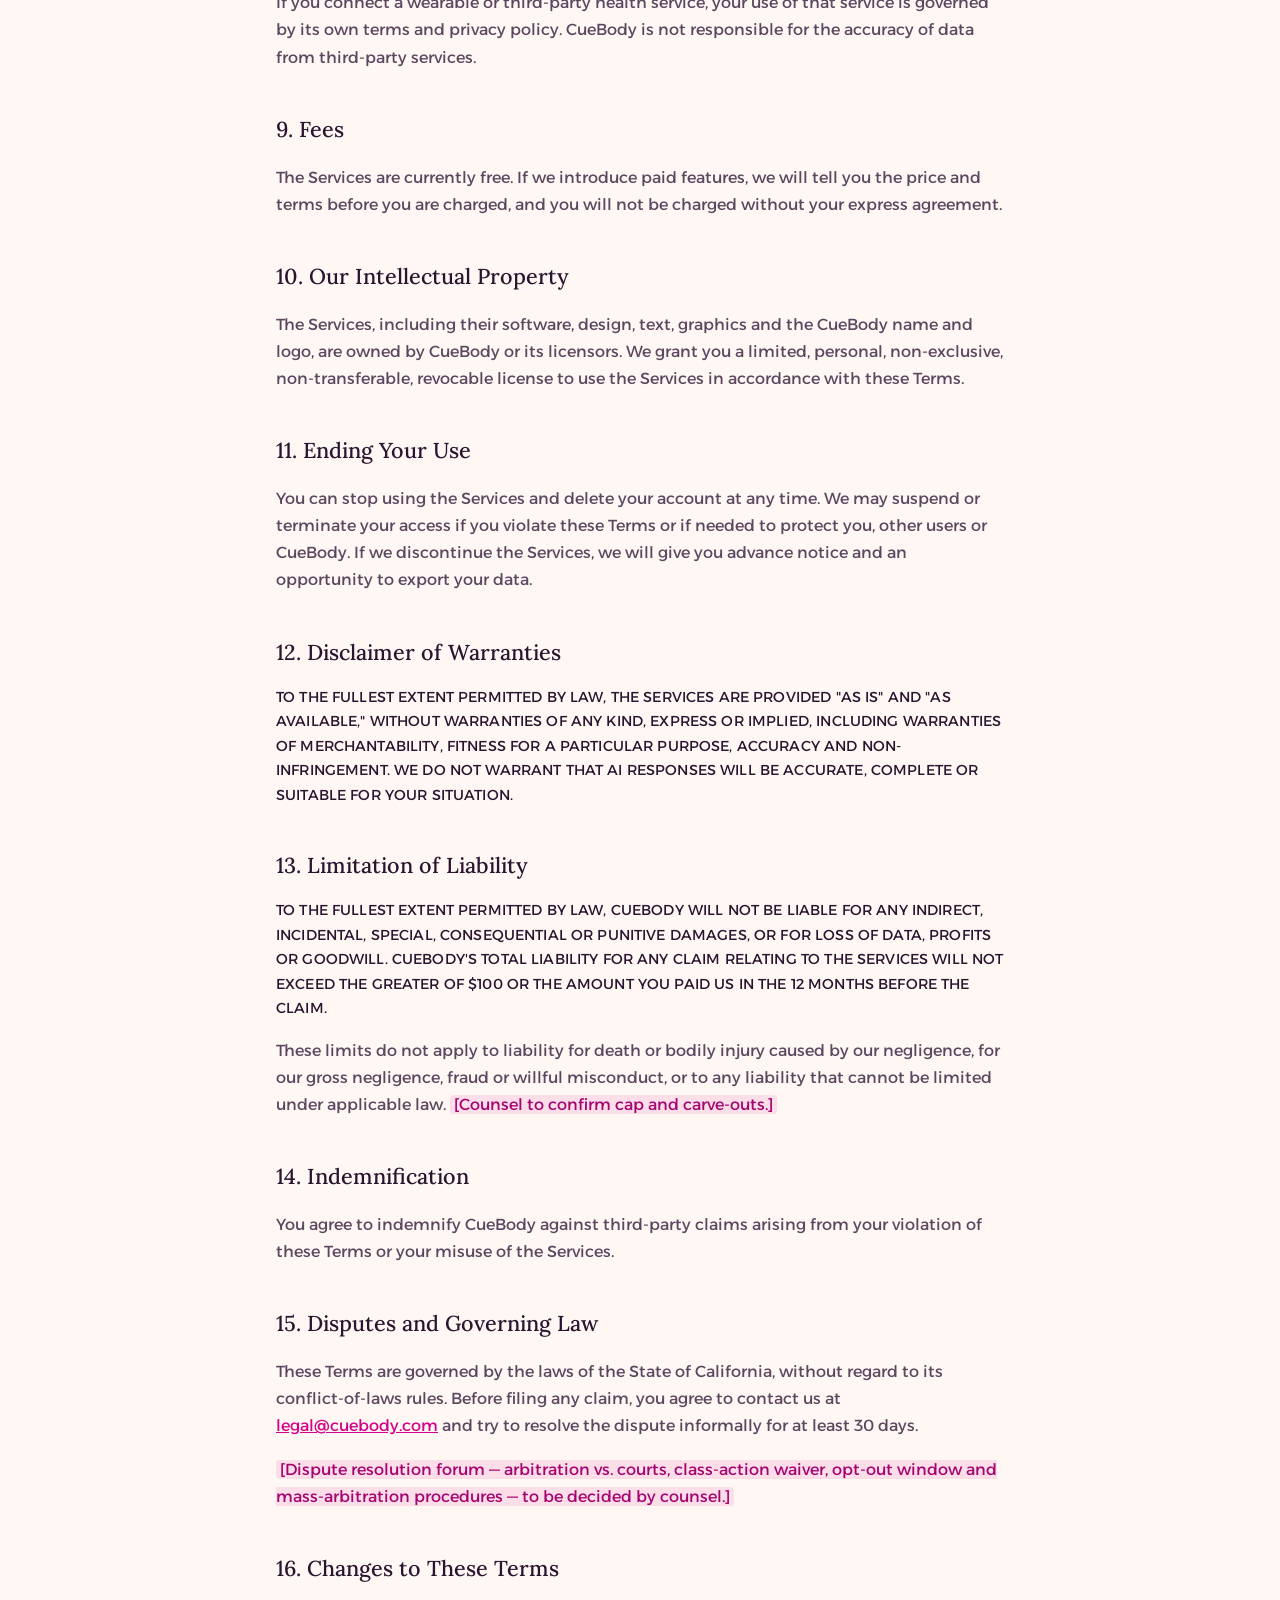
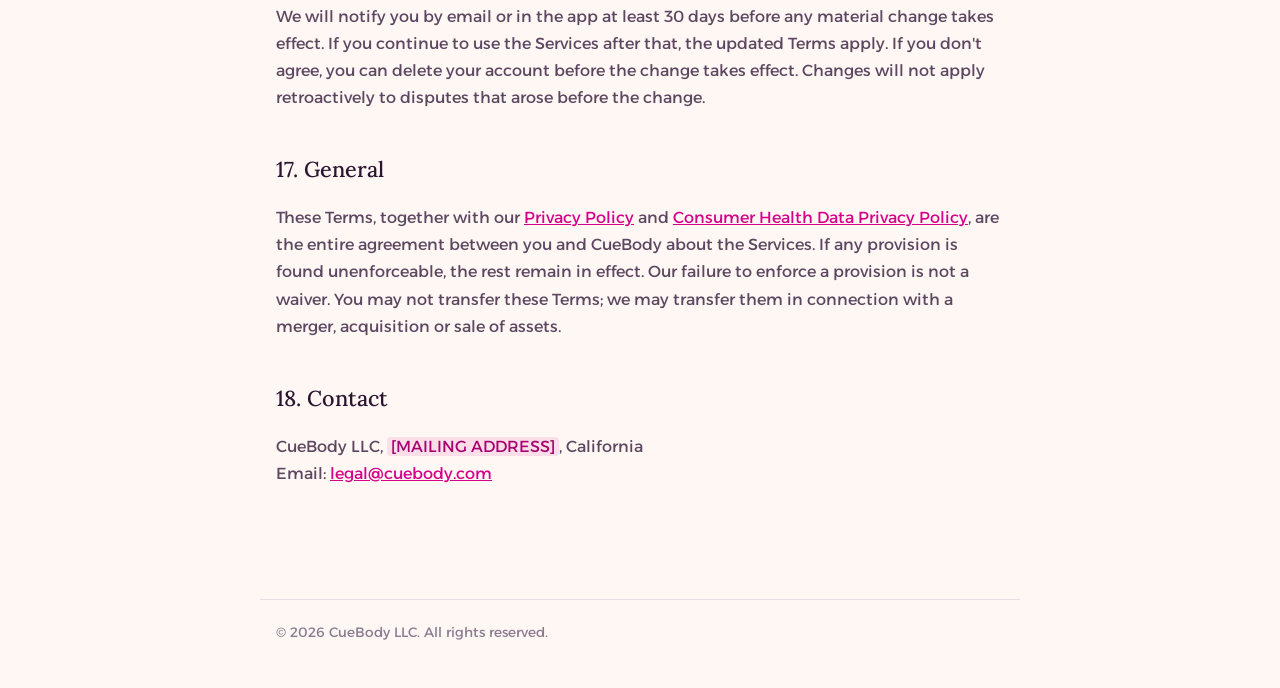
<file: terms/index.html>
<!DOCTYPE html>
<html lang="en">
<head>
<meta charset="utf-8">
<meta name="viewport" content="width=device-width, initial-scale=1">
<meta name="robots" content="noindex, nofollow">
<title>Terms of Service — CueBody</title>
<link rel="preconnect" href="https://fonts.googleapis.com">
<link rel="preconnect" href="https://fonts.gstatic.com" crossorigin>
<link rel="stylesheet" href="https://fonts.googleapis.com/css2?family=Lora:ital,wght@0,400..700;1,400..700&family=Alexandria:wght@300..700&display=swap">
<link rel="stylesheet" href="/styles.css?v=1">
<link rel="stylesheet" href="/legal.css?v=2">
</head>
<body>

  <div class="draft-banner" role="note">Drafting — not valid</div>

  <header class="legal-header">
    <a href="/" aria-label="CueBody home"><img src="/assets/cuebody-logo.svg" alt="CueBody"></a>
  </header>

  <main class="legal">
    <h1>Terms of Service</h1>
    <p class="legal-meta">Last updated: <span class="placeholder">[DATE]</span></p>

    <div class="legal-summary">
      <p class="legal-summary-title">The short version</p>
      <ul>
        <li>CueBody is an AI that gives general health information. It is not a doctor, does not diagnose, and is not therapy.</li>
        <li>AI can be wrong. Always check with a clinician before making health decisions.</li>
        <li>In an emergency, call 911. In a mental health crisis, call or text 988.</li>
        <li>You must be 18 or older and in the United States to use CueBody.</li>
        <li>Your health information is yours. We use it only to provide CueBody, as described in our <a href="/privacy">Privacy Policy</a>.</li>
      </ul>
      <p class="legal-summary-note">This summary is for convenience. The full Terms below are what apply.</p>
    </div>

    <p>These Terms of Service ("Terms") are an agreement between you and CueBody LLC ("CueBody", "we", "us", or "our") and govern your use of the CueBody website, waitlist, apps and related services (the "Services"). By using the Services, you agree to these Terms. If you do not agree, do not use the Services.</p>

    <h2>1. CueBody Is Not Medical Care</h2>
    <p class="legal-caps">CUEBODY PROVIDES GENERAL HEALTH INFORMATION AND EDUCATION ONLY. CUEBODY IS NOT A HEALTHCARE PROVIDER AND DOES NOT PROVIDE MEDICAL ADVICE, DIAGNOSIS OR TREATMENT. CUEBODY IS NOT THERAPY OR MENTAL OR BEHAVIORAL HEALTH CARE. USING CUEBODY DOES NOT CREATE A DOCTOR–PATIENT, CLINICIAN–PATIENT OR THERAPIST–CLIENT RELATIONSHIP.</p>
    <p>CueBody can help you understand symptoms and conditions in general terms, learn about your body, and prepare for conversations with your healthcare providers. CueBody does not diagnose, screen for, or treat any disease or condition, and it does not recommend specific medications or doses. Always seek the advice of a qualified clinician about any medical question, and never disregard professional medical advice or delay seeking it because of something CueBody said.</p>

    <h2>2. Emergencies</h2>
    <p class="legal-caps">DO NOT USE CUEBODY FOR EMERGENCIES. IF YOU THINK YOU MAY HAVE A MEDICAL EMERGENCY, CALL 911 OR GO TO THE NEAREST EMERGENCY ROOM. IF YOU ARE HAVING THOUGHTS OF SUICIDE OR SELF-HARM, OR ARE IN A MENTAL HEALTH CRISIS, CALL OR TEXT 988 (SUICIDE &amp; CRISIS LIFELINE).</p>
    <p>Seek emergency care right away for symptoms such as very heavy bleeding (soaking a pad or tampon every hour), severe abdominal or pelvic pain, pain or bleeding during pregnancy, chest pain, difficulty breathing, fainting, or thoughts of harming yourself or your baby. If CueBody detects that you may be in an emergency or crisis, it may stop the conversation and direct you to emergency resources.</p>

    <h2>3. About CueBody's AI</h2>
    <ul>
      <li><strong>You are talking to an AI, not a human.</strong> CueBody is powered by artificial intelligence. It is not a doctor, nurse, therapist or any other licensed professional, and it will never claim to be.</li>
      <li><strong>AI can be wrong.</strong> Responses may be inaccurate, incomplete, outdated, or not right for your situation, and may reflect biases in the data the AI learned from.</li>
      <li><strong>Responses are not reviewed by a clinician before you see them.</strong> CueBody's team periodically reviews conversations to improve quality and safety, as described in our <a href="/privacy">Privacy Policy</a>, but no clinician checks responses in real time.</li>
      <li><strong>You are responsible for how you use responses.</strong> Verify important information with a qualified clinician before acting on it, and do not make significant health decisions based on CueBody alone.</li>
      <li><strong>Report problems.</strong> If a response seems wrong, harmful or inappropriate, please use the report button in the app or email <a href="mailto:legal@cuebody.com">legal@cuebody.com</a>. We review every report.</li>
    </ul>

    <h2>4. Referrals to Outside Clinicians</h2>
    <p>CueBody may help you find healthcare providers or resources outside CueBody. These providers are independent; CueBody does not employ, endorse or supervise them and is not responsible for the care they provide. Any relationship you form with them is solely between you and them.</p>

    <h2>5. Eligibility and Your Account</h2>
    <ul>
      <li>You must be at least 18 years old and located in the United States to use the Services.</li>
      <li>You may create only one account, for your own personal use. Provide accurate information and keep it up to date.</li>
      <li>Keep your login credentials secure. You are responsible for activity under your account. Tell us right away at <a href="mailto:legal@cuebody.com">legal@cuebody.com</a> if you believe your account has been compromised.</li>
    </ul>

    <h2>6. Acceptable Use</h2>
    <p>You agree not to:</p>
    <ul>
      <li>Use the Services for anyone other than yourself, or to provide medical services to others;</li>
      <li>Attempt to bypass, disable or manipulate CueBody's safety features, including through "jailbreaking" or prompt injection;</li>
      <li>Use automated tools to access, query or scrape the Services;</li>
      <li>Use CueBody's responses to develop or train other AI models or competing products;</li>
      <li>Reverse engineer, decompile or copy the Services, except as the law allows;</li>
      <li>Upload content that is unlawful, or that you do not have the right to share (such as another person's medical records without permission);</li>
      <li>Interfere with the security or operation of the Services, or impersonate anyone.</li>
    </ul>

    <h2>7. Your Content</h2>
    <p>You own the information you share with CueBody, including your conversations, health information and uploaded documents ("Your Content"). You give CueBody a limited license to host, process and use Your Content <strong>only to provide the Services to you</strong>, to keep the Services safe, and as otherwise described in our <a href="/privacy">Privacy Policy</a>. We do not use Your Content to train AI models, and we do not use it for advertising or promotion.</p>
    <p>As between you and CueBody, you may use the responses CueBody gives you for your own personal, non-commercial purposes, including sharing them with your clinicians.</p>

    <h2>8. Connected Services</h2>
    <p>If you connect a wearable or third-party health service, your use of that service is governed by its own terms and privacy policy. CueBody is not responsible for the accuracy of data from third-party services.</p>

    <h2>9. Fees</h2>
    <p>The Services are currently free. If we introduce paid features, we will tell you the price and terms before you are charged, and you will not be charged without your express agreement.</p>

    <h2>10. Our Intellectual Property</h2>
    <p>The Services, including their software, design, text, graphics and the CueBody name and logo, are owned by CueBody or its licensors. We grant you a limited, personal, non-exclusive, non-transferable, revocable license to use the Services in accordance with these Terms.</p>

    <h2>11. Ending Your Use</h2>
    <p>You can stop using the Services and delete your account at any time. We may suspend or terminate your access if you violate these Terms or if needed to protect you, other users or CueBody. If we discontinue the Services, we will give you advance notice and an opportunity to export your data.</p>

    <h2>12. Disclaimer of Warranties</h2>
    <p class="legal-caps">TO THE FULLEST EXTENT PERMITTED BY LAW, THE SERVICES ARE PROVIDED "AS IS" AND "AS AVAILABLE," WITHOUT WARRANTIES OF ANY KIND, EXPRESS OR IMPLIED, INCLUDING WARRANTIES OF MERCHANTABILITY, FITNESS FOR A PARTICULAR PURPOSE, ACCURACY AND NON-INFRINGEMENT. WE DO NOT WARRANT THAT AI RESPONSES WILL BE ACCURATE, COMPLETE OR SUITABLE FOR YOUR SITUATION.</p>

    <h2>13. Limitation of Liability</h2>
    <p class="legal-caps">TO THE FULLEST EXTENT PERMITTED BY LAW, CUEBODY WILL NOT BE LIABLE FOR ANY INDIRECT, INCIDENTAL, SPECIAL, CONSEQUENTIAL OR PUNITIVE DAMAGES, OR FOR LOSS OF DATA, PROFITS OR GOODWILL. CUEBODY'S TOTAL LIABILITY FOR ANY CLAIM RELATING TO THE SERVICES WILL NOT EXCEED THE GREATER OF $100 OR THE AMOUNT YOU PAID US IN THE 12 MONTHS BEFORE THE CLAIM.</p>
    <p>These limits do not apply to liability for death or bodily injury caused by our negligence, for our gross negligence, fraud or willful misconduct, or to any liability that cannot be limited under applicable law. <span class="placeholder">[Counsel to confirm cap and carve-outs.]</span></p>

    <h2>14. Indemnification</h2>
    <p>You agree to indemnify CueBody against third-party claims arising from your violation of these Terms or your misuse of the Services.</p>

    <h2>15. Disputes and Governing Law</h2>
    <p>These Terms are governed by the laws of the State of California, without regard to its conflict-of-laws rules. Before filing any claim, you agree to contact us at <a href="mailto:legal@cuebody.com">legal@cuebody.com</a> and try to resolve the dispute informally for at least 30 days.</p>
    <p><span class="placeholder">[Dispute resolution forum — arbitration vs. courts, class-action waiver, opt-out window and mass-arbitration procedures — to be decided by counsel.]</span></p>

    <h2>16. Changes to These Terms</h2>
    <p>We will notify you by email or in the app at least 30 days before any material change takes effect. If you continue to use the Services after that, the updated Terms apply. If you don't agree, you can delete your account before the change takes effect. Changes will not apply retroactively to disputes that arose before the change.</p>

    <h2>17. General</h2>
    <p>These Terms, together with our <a href="/privacy">Privacy Policy</a> and <a href="/consumer-health-data">Consumer Health Data Privacy Policy</a>, are the entire agreement between you and CueBody about the Services. If any provision is found unenforceable, the rest remain in effect. Our failure to enforce a provision is not a waiver. You may not transfer these Terms; we may transfer them in connection with a merger, acquisition or sale of assets.</p>

    <h2>18. Contact</h2>
    <p>CueBody LLC, <span class="placeholder">[MAILING ADDRESS]</span>, California<br>Email: <a href="mailto:legal@cuebody.com">legal@cuebody.com</a></p>
  </main>

  <footer class="legal-footer">© 2026 CueBody LLC. All rights reserved.</footer>

</body>
</html>
</file>
<file: styles.css>
/* ============================================================
   CueBody — Home
   Design tokens from cuebody.com-design.md
   ============================================================ */

:root {
  --magenta: #D4028A;
  --magenta-700: #A60270;
  --magenta-300: #F2A6D6;
  --violet: #540995;
  --violet-700: #3F0773;
  --cream: #FFF7F3;
  --surface: #FFFFFF;
  --surface-alt: #FBEDE5;
  --ink: #2A1430;
  --text-secondary: #5C4760;
  --text-tertiary: #8A7B90;
  --hairline: #EBDDE6;
  --card-border: rgba(84, 9, 149, 0.06);
  --ease-lux: cubic-bezier(0.22, 1, 0.36, 1);
  --font-body: 'Alexandria', system-ui, sans-serif;
  --font-display: 'Lora', serif;
}

* { box-sizing: border-box; }

html, body { margin: 0; padding: 0; }

body {
  background: var(--cream);
  color: var(--ink);
  font-family: var(--font-body);
  min-height: 100vh;
  overflow-x: hidden;
  -webkit-font-smoothing: antialiased;
  text-rendering: optimizeLegibility;
}

::selection { background: rgba(212, 2, 138, 0.14); color: var(--ink); }

@keyframes cbFadeUp {
  from { opacity: 0; transform: translateY(18px); }
  to { opacity: 1; transform: translateY(0); }
}

.cbReveal { animation: cbFadeUp 900ms var(--ease-lux) both; }

.cbLink {
  color: var(--text-secondary);
  text-decoration: none;
  transition: color 240ms var(--ease-lux);
  cursor: pointer;
  font-family: var(--font-body);
}
.cbLink:hover { color: var(--magenta); }

.accent { color: var(--magenta); font-style: normal; }
.accent-light { color: var(--magenta-300); font-style: normal; }

.eyebrow {
  font-size: 13px;
  font-weight: 600;
  letter-spacing: 0.14em;
  text-transform: uppercase;
  color: var(--magenta);
  margin: 0 0 24px;
}
.eyebrow-light { color: var(--magenta-300); }

.btn-primary {
  font-family: var(--font-body);
  font-weight: 600;
  font-size: 16px;
  color: #fff;
  background: var(--magenta);
  border: none;
  border-radius: 999px;
  cursor: pointer;
  transition: background 240ms var(--ease-lux), transform 140ms;
}
.btn-primary:hover { background: var(--magenta-700); }
.btn-primary:active { transform: scale(0.97); }

/* ---------- Header ---------- */
.site-header {
  position: sticky;
  top: 0;
  z-index: 50;
  padding: 16px clamp(20px, 5vw, 56px) 0;
}
.header-bar {
  max-width: 820px;
  margin: 0 auto;
  display: flex;
  align-items: center;
  justify-content: space-between;
  gap: 24px;
  background: rgba(255, 255, 255, 0.92);
  backdrop-filter: blur(10px);
  -webkit-backdrop-filter: blur(10px);
  border: 1px solid var(--card-border);
  border-radius: 999px;
  padding: 14px 28px;
  box-shadow: 0 1px 2px rgba(84, 9, 149, 0.06);
  transition: box-shadow 240ms var(--ease-lux);
}
.header-bar.is-scrolled { box-shadow: 0 8px 24px -10px rgba(84, 9, 149, 0.18); }
.header-left { display: flex; align-items: center; gap: 36px; }
.header-logo { display: flex; align-items: center; cursor: pointer; }
.header-logo img { height: 22px; display: block; }
.header-nav { display: flex; align-items: center; gap: 28px; }
.header-nav-link { font-size: 13.5px; font-weight: 500; }
.header-cta { font-size: 13.5px; font-weight: 600; color: var(--magenta); }

/* ---------- Hero ---------- */
.hero { position: relative; }
.hero-glow {
  position: absolute;
  top: -160px;
  left: -220px;
  width: 720px;
  height: 720px;
  border-radius: 999px;
  background: radial-gradient(circle, rgba(212,2,138,0.13) 0%, rgba(84,9,149,0.07) 45%, rgba(255,247,243,0) 70%);
  filter: blur(40px);
  pointer-events: none;
}
.hero-inner {
  position: relative;
  max-width: 1280px;
  margin: 0 auto;
  padding: clamp(28px, 3.5vw, 48px) clamp(24px, 5vw, 56px) clamp(72px, 9vw, 120px);
}
.cbHeroGrid {
  display: grid;
  grid-template-columns: 1fr 1fr;
  gap: clamp(32px, 4vw, 64px);
  align-items: center;
}
.hero-copy {
  display: flex;
  flex-direction: column;
  align-items: flex-start;
  text-align: left;
}
.hero-badge {
  display: inline-flex;
  align-items: center;
  font-size: 12.5px;
  font-weight: 600;
  letter-spacing: 0.14em;
  text-transform: uppercase;
  color: var(--violet);
  background: var(--surface);
  border: 1px solid var(--card-border);
  border-radius: 999px;
  padding: 9px 18px;
  box-shadow: 0 1px 2px rgba(84, 9, 149, 0.06);
  margin: 0 0 32px;
}
.hero-title {
  font-family: var(--font-display);
  font-weight: 350;
  font-size: clamp(48px, 6vw, 88px);
  line-height: 1.02;
  letter-spacing: -0.02em;
  color: var(--violet);
  margin: 0;
  text-wrap: balance;
}
.hero-lead {
  font-size: clamp(17px, 1.5vw, 21px);
  line-height: 1.5;
  color: var(--text-secondary);
  margin: 26px 0 0;
  max-width: 480px;
}
.hero-cta {
  margin-top: 40px;
  padding: 17px 36px;
  box-shadow: 0 16px 36px -14px rgba(212, 2, 138, 0.55);
}
.hero-waitlist-line {
  margin: 24px 0 0;
  font-size: 13.5px;
  color: var(--text-tertiary);
}

/* ---------- Hero right half: photo + cue pills ---------- */
.hero-right {
  /* fade strength knob, 0-100 */
  --photo-fade: 25;
  position: relative;
  min-height: min(76vh, 660px);
  font-family: var(--font-body);
}
/* image bleeds left past the column so the whole shoulder stays in frame */
.hero-media {
  position: absolute;
  inset: 0 0 0 -14%;
  z-index: 2;
  border-radius: 0 32px 32px 0;
  overflow: hidden;
}
.hero-media img {
  width: 100%;
  height: 100%;
  display: block;
  object-fit: cover;
  object-position: left top;
  opacity: calc(1 - var(--photo-fade) / 100 * 0.625);
}
.hero-fade {
  position: absolute;
  inset: 0;
  background: linear-gradient(160deg, rgba(255,247,243,0.4) 0%, rgba(255,247,243,0.18) 55%, rgba(255,247,243,0.3) 100%);
  opacity: min(1, var(--photo-fade) / 100 * 2.5);
  pointer-events: none;
}

/* Cue pills: dark bubble + magenta dot */
.cue {
  position: absolute;
  z-index: 3;
  display: flex;
  align-items: center;
  gap: 12px;
  opacity: 0;
  transform: translateY(24px);
  animation: pill-rise 0.9s var(--ease-lux) forwards;
}
.cue-dot {
  flex: none;
  width: 8px;
  height: 8px;
  border-radius: 50%;
  background: var(--magenta);
  box-shadow: 0 0 0 5px rgba(212, 2, 138, 0.16);
}
.cue-pill {
  background: rgba(30, 12, 36, 0.45);
  color: #FFFFFF;
  font-size: clamp(0.72rem, 0.85vw, 0.85rem);
  font-weight: 400;
  line-height: 1.3;
  border-radius: 999px;
  padding: 0.5rem 1.05rem;
  white-space: nowrap;
  box-shadow: 0 14px 34px -16px rgba(20, 6, 26, 0.6);
  backdrop-filter: blur(3px);
}
/* Pills trace the left edge of the neck, then follow the shoulder curve down.
   All are right-anchored with the dot toward the body, so the trailing edge
   kisses the contour and the row reads as one ribbon along the neckline. */
.cue-1 { top: 21%; right: 10.4%; flex-direction: row-reverse; animation-delay: 0.15s; }
.cue-2 { top: 38%; right: 15.2%; flex-direction: row-reverse; animation-delay: 0.3s; }
.cue-3 { top: 49%; right: 65.0%; flex-direction: row-reverse; animation-delay: 0.45s; }
.cue-4 { top: 59%; right: 20.1%; flex-direction: row-reverse; animation-delay: 0.6s; }
.cue-5 { top: 69%; right: 79.5%; flex-direction: row-reverse; animation-delay: 0.75s; }
.cue-6 { top: 79%; right: 20.5%; flex-direction: row-reverse; animation-delay: 0.9s; }
.cue-7 { top: 89%; right: 80.9%; flex-direction: row-reverse; animation-delay: 1.05s; }

@keyframes pill-rise {
  to { opacity: 1; transform: translateY(0); }
}

/* ---------- Trust band ---------- */
.trust-band { background: linear-gradient(90deg, #3F0773 0%, #2A1146 55%, #1D0B2E 100%); }
.trust-band-inner {
  max-width: 1280px;
  margin: 0 auto;
  padding: 24px clamp(24px, 5vw, 56px);
  display: flex;
  flex-wrap: wrap;
  align-items: center;
  justify-content: center;
  gap: 14px 44px;
}
.trust-item {
  font-size: 15px;
  font-weight: 600;
  letter-spacing: 0.14em;
  text-transform: uppercase;
  color: #F2E9FA;
}
.trust-dot {
  width: 4px;
  height: 4px;
  border-radius: 999px;
  background: var(--magenta-300);
}

/* ---------- Why we exist ---------- */
.why {
  max-width: 1280px;
  margin: 0 auto;
  padding: clamp(72px, 9vw, 120px) clamp(24px, 5vw, 56px);
}
.why-grid {
  display: grid;
  grid-template-columns: repeat(auto-fit, minmax(300px, 1fr));
  gap: clamp(40px, 5vw, 72px);
  align-items: center;
}
.why-title {
  font-family: var(--font-display);
  font-weight: 400;
  font-size: clamp(36px, 4vw, 56px);
  line-height: 1.05;
  letter-spacing: -0.015em;
  color: var(--violet);
  margin: 0;
  text-wrap: balance;
}
.why-lead {
  font-size: 19px;
  line-height: 1.55;
  color: var(--text-secondary);
  margin: 28px 0 0;
  max-width: 680px;
}
.why-image {
  position: relative;
  overflow: hidden;
  width: 100%;
  aspect-ratio: 4 / 3;
  border-radius: 28px;
  border: 1px solid var(--hairline);
}
.why-image img {
  position: absolute;
  inset: 0;
  width: 100%;
  height: 100%;
  object-fit: cover;
  display: block;
}
.why-stats {
  margin-top: 72px;
  display: grid;
  grid-template-columns: repeat(auto-fit, minmax(230px, 1fr));
  gap: 40px;
}
.stat { border-top: 1px solid var(--hairline); padding-top: 26px; }
.stat-figure {
  font-family: var(--font-display);
  font-weight: 350;
  font-size: clamp(48px, 5vw, 76px);
  line-height: 1;
  letter-spacing: -0.02em;
  color: var(--violet);
  margin: 0 0 16px;
}
.stat-unit { font-style: normal; color: var(--magenta); font-size: 0.55em; }
.stat-caption {
  font-size: 15px;
  line-height: 1.55;
  color: var(--text-secondary);
  margin: 0;
  max-width: 280px;
}

/* ---------- Editorial statement ---------- */
.statement { border-top: 1px solid var(--hairline); background: var(--surface-alt); }
.statement-inner {
  max-width: 1280px;
  margin: 0 auto;
  padding: clamp(72px, 9vw, 120px) clamp(24px, 5vw, 56px);
  text-align: center;
}
.statement-quote {
  font-family: var(--font-display);
  font-weight: 350;
  font-size: clamp(34px, 4.4vw, 64px);
  line-height: 1.12;
  letter-spacing: -0.015em;
  color: var(--violet);
  margin: 0 auto;
  max-width: 880px;
  text-wrap: balance;
}

/* ---------- How it works (dark) ---------- */
.how {
  position: relative;
  background: radial-gradient(120% 100% at 50% 0%, #3F0773 0%, #2A1146 55%, #1D0B2E 100%);
  overflow: hidden;
}
.how-glow {
  position: absolute;
  bottom: -260px;
  left: -180px;
  width: 640px;
  height: 640px;
  border-radius: 999px;
  background: radial-gradient(circle, rgba(212,2,138,0.22) 0%, rgba(212,2,138,0) 65%);
  filter: blur(50px);
  pointer-events: none;
}
.how-inner {
  position: relative;
  max-width: 1280px;
  margin: 0 auto;
  padding: clamp(80px, 10vw, 128px) clamp(24px, 5vw, 56px);
}
.how-head { max-width: 880px; margin-bottom: 64px; }
.how-title {
  font-family: var(--font-display);
  font-weight: 350;
  font-size: clamp(34px, 3.8vw, 54px);
  line-height: 1.06;
  letter-spacing: -0.015em;
  color: #FBF4F7;
  margin: 0;
  text-wrap: balance;
}
.how-lead {
  font-size: 18px;
  line-height: 1.55;
  color: #C4B2CE;
  margin: 24px 0 0;
  max-width: 640px;
}
.how-steps {
  display: grid;
  grid-template-columns: repeat(auto-fit, minmax(260px, 1fr));
  gap: 24px;
}
.step-card {
  background: rgba(255, 255, 255, 0.045);
  border: 1px solid rgba(255, 247, 243, 0.12);
  border-radius: 22px;
  padding: 32px 28px;
  display: flex;
  flex-direction: column;
  gap: 14px;
}
.step-number {
  font-family: var(--font-display);
  font-style: italic;
  font-weight: 350;
  font-size: 34px;
  color: var(--magenta-300);
  line-height: 1;
}
.step-title {
  font-family: var(--font-body);
  font-weight: 600;
  font-size: 19px;
  letter-spacing: -0.005em;
  color: #FBF4F7;
  margin: 6px 0 0;
}
.step-body {
  font-size: 14.5px;
  line-height: 1.6;
  color: #C4B2CE;
  margin: 0;
}

/* ---------- Waitlist ---------- */
.waitlist { position: relative; overflow: hidden; }
.waitlist-glow {
  position: absolute;
  top: -140px;
  left: 50%;
  transform: translateX(-50%);
  width: 760px;
  height: 520px;
  border-radius: 999px;
  background: radial-gradient(circle, rgba(212,2,138,0.11) 0%, rgba(84,9,149,0.06) 50%, rgba(255,247,243,0) 72%);
  filter: blur(40px);
  pointer-events: none;
}
.waitlist-inner {
  position: relative;
  max-width: 760px;
  margin: 0 auto;
  padding: clamp(88px, 11vw, 144px) clamp(24px, 5vw, 56px);
  text-align: center;
}
.waitlist-title {
  font-family: var(--font-display);
  font-weight: 350;
  font-size: clamp(38px, 4.4vw, 62px);
  line-height: 1.04;
  letter-spacing: -0.02em;
  color: var(--violet);
  margin: 0;
}
.waitlist-lead {
  font-size: 18px;
  line-height: 1.55;
  color: var(--text-secondary);
  margin: 22px auto 0;
  max-width: 500px;
}
.waitlist-success {
  margin-top: 44px;
  display: inline-flex;
  align-items: center;
  gap: 12px;
  padding: 18px 30px;
  background: var(--surface);
  border: 1px solid var(--hairline);
  border-radius: 999px;
  box-shadow: 0 18px 44px -24px rgba(84, 9, 149, 0.28);
}
.waitlist-success[hidden] { display: none; }
.success-check {
  width: 24px;
  height: 24px;
  border-radius: 999px;
  background: var(--magenta);
  color: #fff;
  display: inline-flex;
  align-items: center;
  justify-content: center;
  font-size: 13px;
}
.success-text { font-size: 16px; color: var(--ink); }
.waitlist-form {
  margin: 44px auto 0;
  display: flex;
  flex-wrap: wrap;
  gap: 12px;
  justify-content: center;
  max-width: 540px;
}
.waitlist-form[hidden] { display: none; }
.waitlist-input {
  flex: 1 1 260px;
  min-width: 220px;
  font-family: var(--font-body);
  font-size: 16px;
  color: var(--ink);
  background: var(--surface);
  border: 1.5px solid var(--hairline);
  border-radius: 999px;
  padding: 16px 24px;
  outline: none;
  transition: border-color 240ms var(--ease-lux), box-shadow 240ms var(--ease-lux);
}
.waitlist-input:focus {
  border-color: var(--magenta);
  box-shadow: 0 0 0 6px rgba(212, 2, 138, 0.10);
}
.waitlist-submit {
  padding: 16px 34px;
  box-shadow: 0 14px 32px -12px rgba(212, 2, 138, 0.55);
  white-space: nowrap;
}
.waitlist-honeypot {
  position: absolute;
  left: -9999px;
  width: 1px;
  height: 1px;
  opacity: 0;
}
.waitlist-error {
  font-size: 13.5px;
  color: var(--magenta-700);
  margin: 16px 0 0;
}
.waitlist-error[hidden] { display: none; }
.waitlist-note {
  font-size: 13px;
  color: var(--text-tertiary);
  margin: 18px 0 0;
}

/* ---------- Footer ---------- */
.site-footer { border-top: 1px solid var(--hairline); background: var(--surface-alt); }
.footer-inner {
  max-width: 1280px;
  margin: 0 auto;
  padding: 72px clamp(24px, 5vw, 56px) 36px;
}
.footer-grid {
  display: grid;
  grid-template-columns: repeat(auto-fit, minmax(180px, 1fr));
  gap: 48px;
  align-items: start;
}
.footer-brand {
  grid-column: span 2;
  min-width: 260px;
  max-width: 380px;
}
.footer-brand img { height: 24px; display: block; }
.footer-tagline {
  font-family: var(--font-display);
  font-style: italic;
  font-weight: 350;
  font-size: 22px;
  line-height: 1.3;
  color: var(--violet);
  margin: 22px 0 0;
}
.footer-heading {
  font-size: 12px;
  font-weight: 600;
  letter-spacing: 0.14em;
  text-transform: uppercase;
  color: var(--text-tertiary);
  margin: 0 0 18px;
}
.footer-links {
  list-style: none;
  margin: 0;
  padding: 0;
  display: flex;
  flex-direction: column;
  gap: 12px;
}
.footer-links a { font-size: 14px; }
.footer-bottom {
  margin-top: 56px;
  padding-top: 24px;
  border-top: 1px dashed var(--hairline);
  display: flex;
  justify-content: space-between;
  flex-wrap: wrap;
  gap: 14px;
  font-size: 12px;
  color: var(--text-tertiary);
}

/* ---------- Responsive ---------- */
@media (max-width: 860px) {
  .cbHeroGrid { grid-template-columns: 1fr; }
  .hero-right { min-height: 46vh; border-radius: 2rem 2rem 0 0; }
  .cue {
    position: static;
    width: max-content;
    max-width: 100%;
  }
  .cue-pill { white-space: normal; }
  .cue-stack {
    display: flex;
    flex-direction: column;
    gap: 0.85rem;
    padding: 1.5rem 1.5rem 3rem;
    background: #FFF7F3;
  }
}
@media (min-width: 861px) {
  /* pull the photo column up past the section padding so it starts ~72px
     from the page top, just below the sticky header */
  .hero-right { align-self: stretch; margin-top: calc(-1 * clamp(28px, 3.5vw, 48px) - 84px + 72px); }
  .cue-stack { display: contents; }
}

/* ---------- Reduced motion ---------- */
@media (prefers-reduced-motion: reduce) {
  .cue { animation: none; opacity: 1; transform: none; }
  .cbReveal { animation: none; }
}
</file>
<file: legal.css>
/* ============================================================
   CueBody — Legal pages (/terms, /privacy)
   Uses tokens from styles.css
   ============================================================ */

.draft-banner {
  background: var(--magenta);
  color: #fff;
  text-align: center;
  font-weight: 600;
  letter-spacing: 0.04em;
  text-transform: uppercase;
  font-size: 0.9rem;
  padding: 12px 16px;
}

.legal-header {
  max-width: 760px;
  margin: 0 auto;
  padding: 32px 16px 0;
}
.legal-header img { height: 28px; display: block; }

.legal {
  max-width: 760px;
  margin: 0 auto;
  padding: 40px 16px 96px;
  line-height: 1.7;
  color: var(--text-secondary);
}
.legal h1 {
  font-family: var(--font-display);
  font-weight: 500;
  color: var(--ink);
  font-size: clamp(2rem, 5vw, 2.75rem);
  line-height: 1.15;
  margin: 0 0 8px;
}
.legal .legal-meta { color: var(--text-tertiary); font-size: 0.9rem; margin: 0 0 40px; }
.legal h2 {
  font-family: var(--font-display);
  font-weight: 500;
  color: var(--ink);
  font-size: 1.35rem;
  margin: 40px 0 12px;
}
.legal ul { padding-left: 1.25rem; }
.legal li { margin-bottom: 6px; }
.legal a { color: var(--magenta); }
.legal .placeholder { background: rgba(212, 2, 138, 0.1); color: var(--magenta-700); padding: 0 4px; border-radius: 4px; }

.legal-footer {
  border-top: 1px solid var(--hairline);
  max-width: 760px;
  margin: 0 auto;
  padding: 24px 16px 48px;
  font-size: 0.85rem;
  color: var(--text-tertiary);
}

.legal-summary {
  background: var(--surface);
  border: 1px solid var(--hairline);
  border-radius: 16px;
  padding: 20px 24px;
  margin: 0 0 32px;
}
.legal-summary-title { font-weight: 600; color: var(--ink); margin: 0 0 8px; }
.legal-summary ul { margin: 0; }
.legal-summary-note { font-size: 0.85rem; color: var(--text-tertiary); margin: 12px 0 0; }
.legal .legal-caps { font-size: 0.9rem; letter-spacing: 0.01em; color: var(--ink); }
</file>
